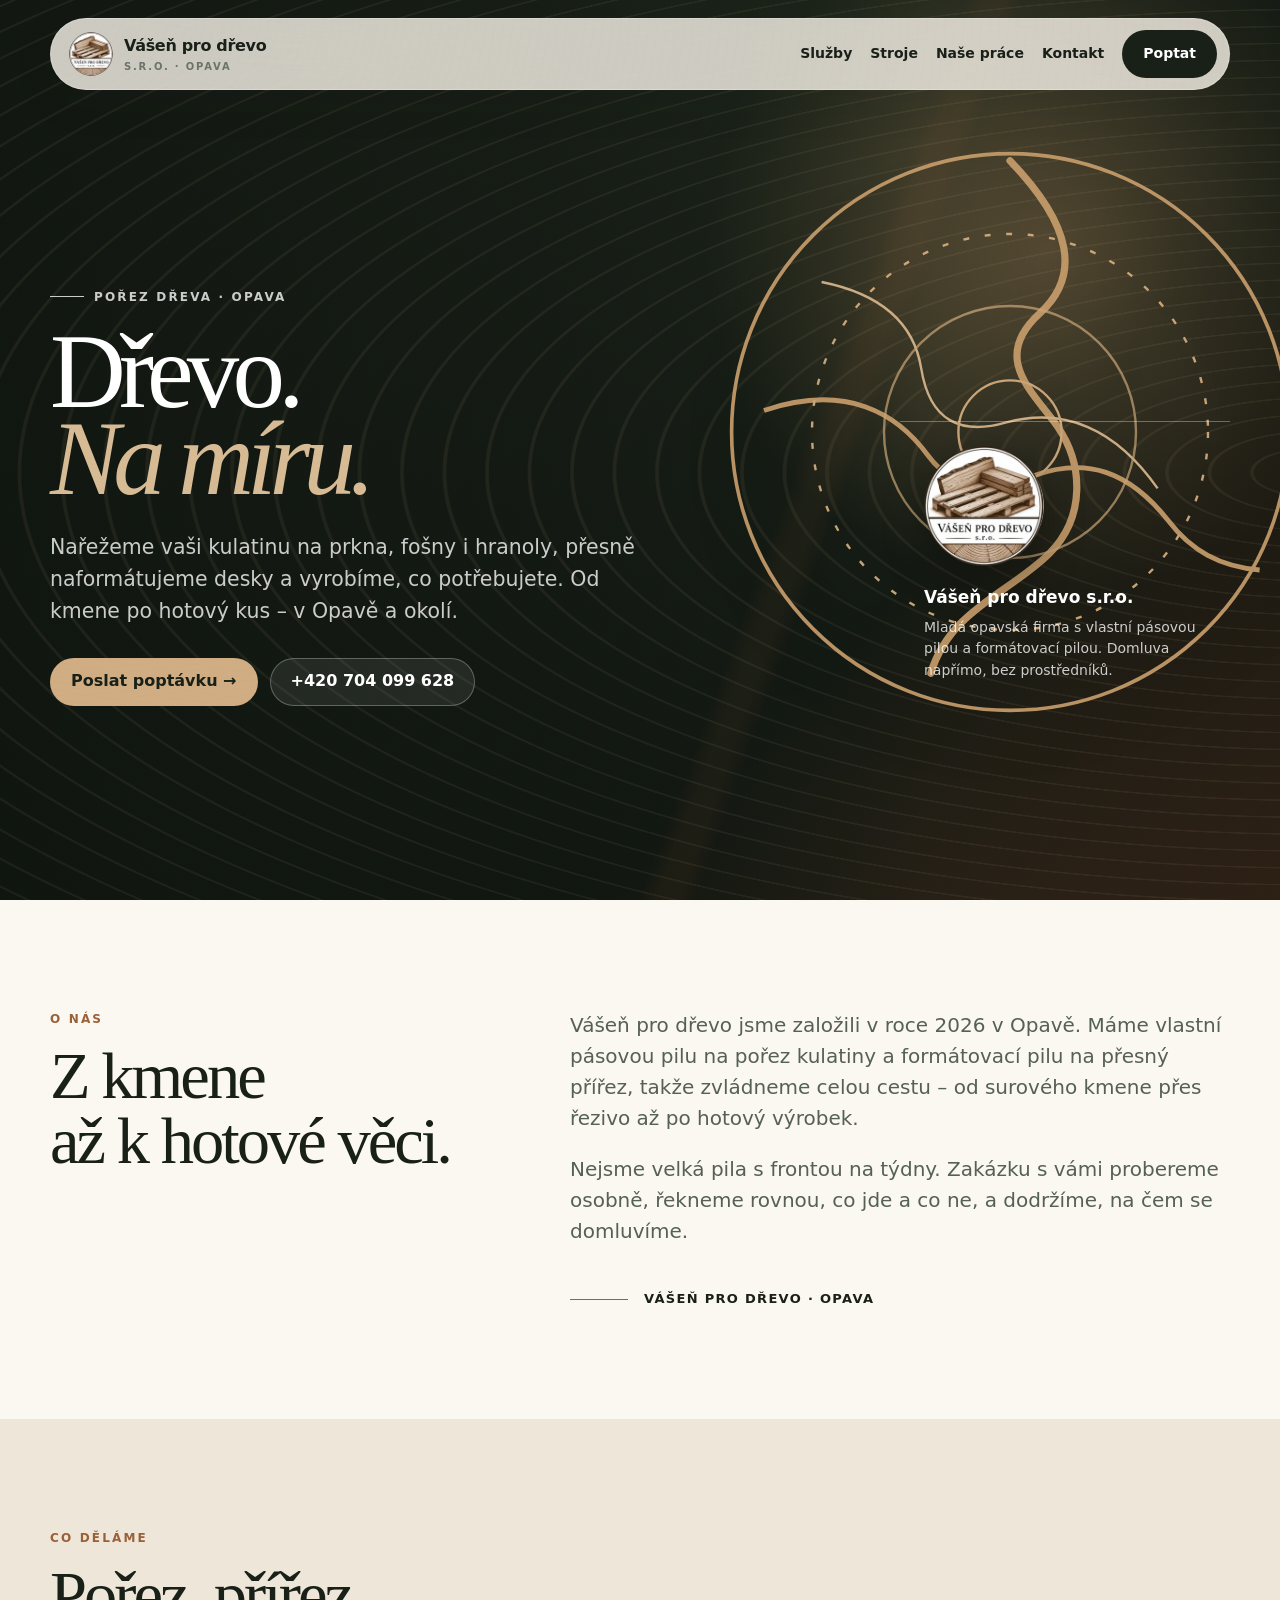
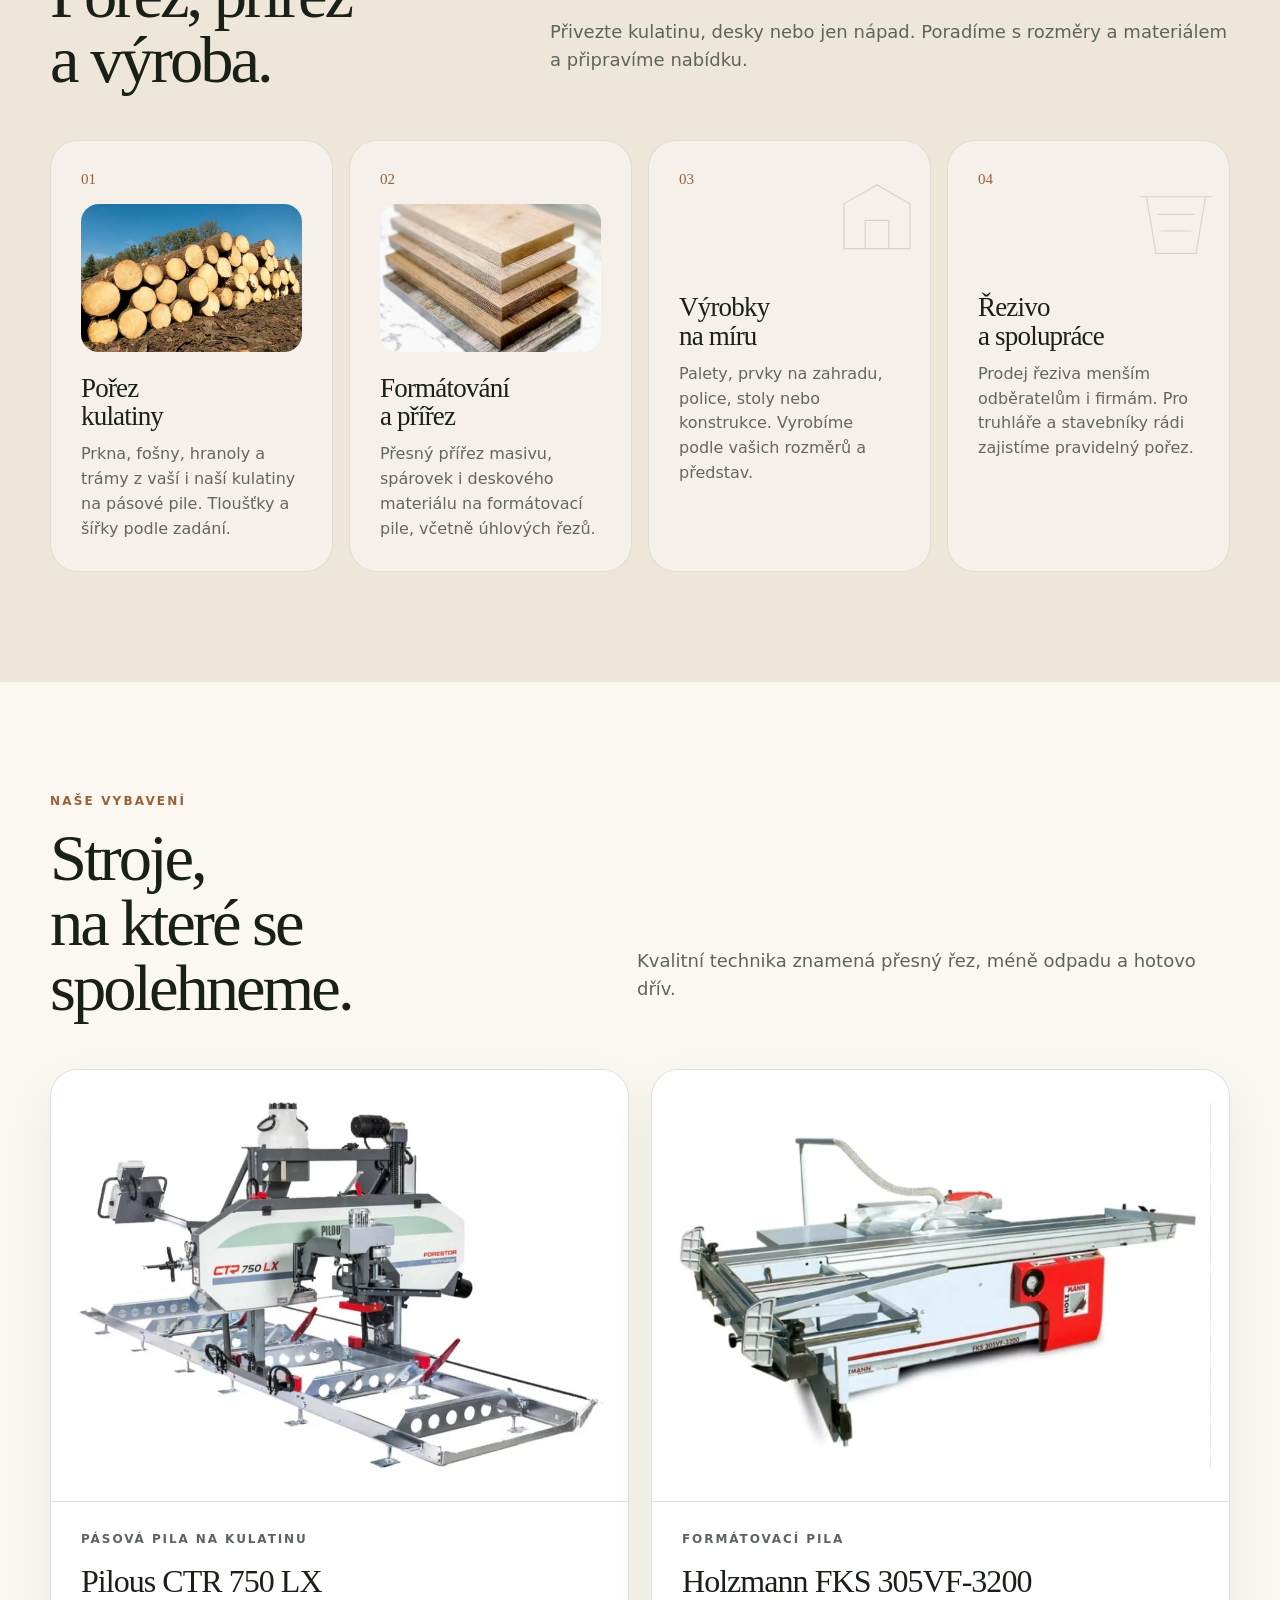
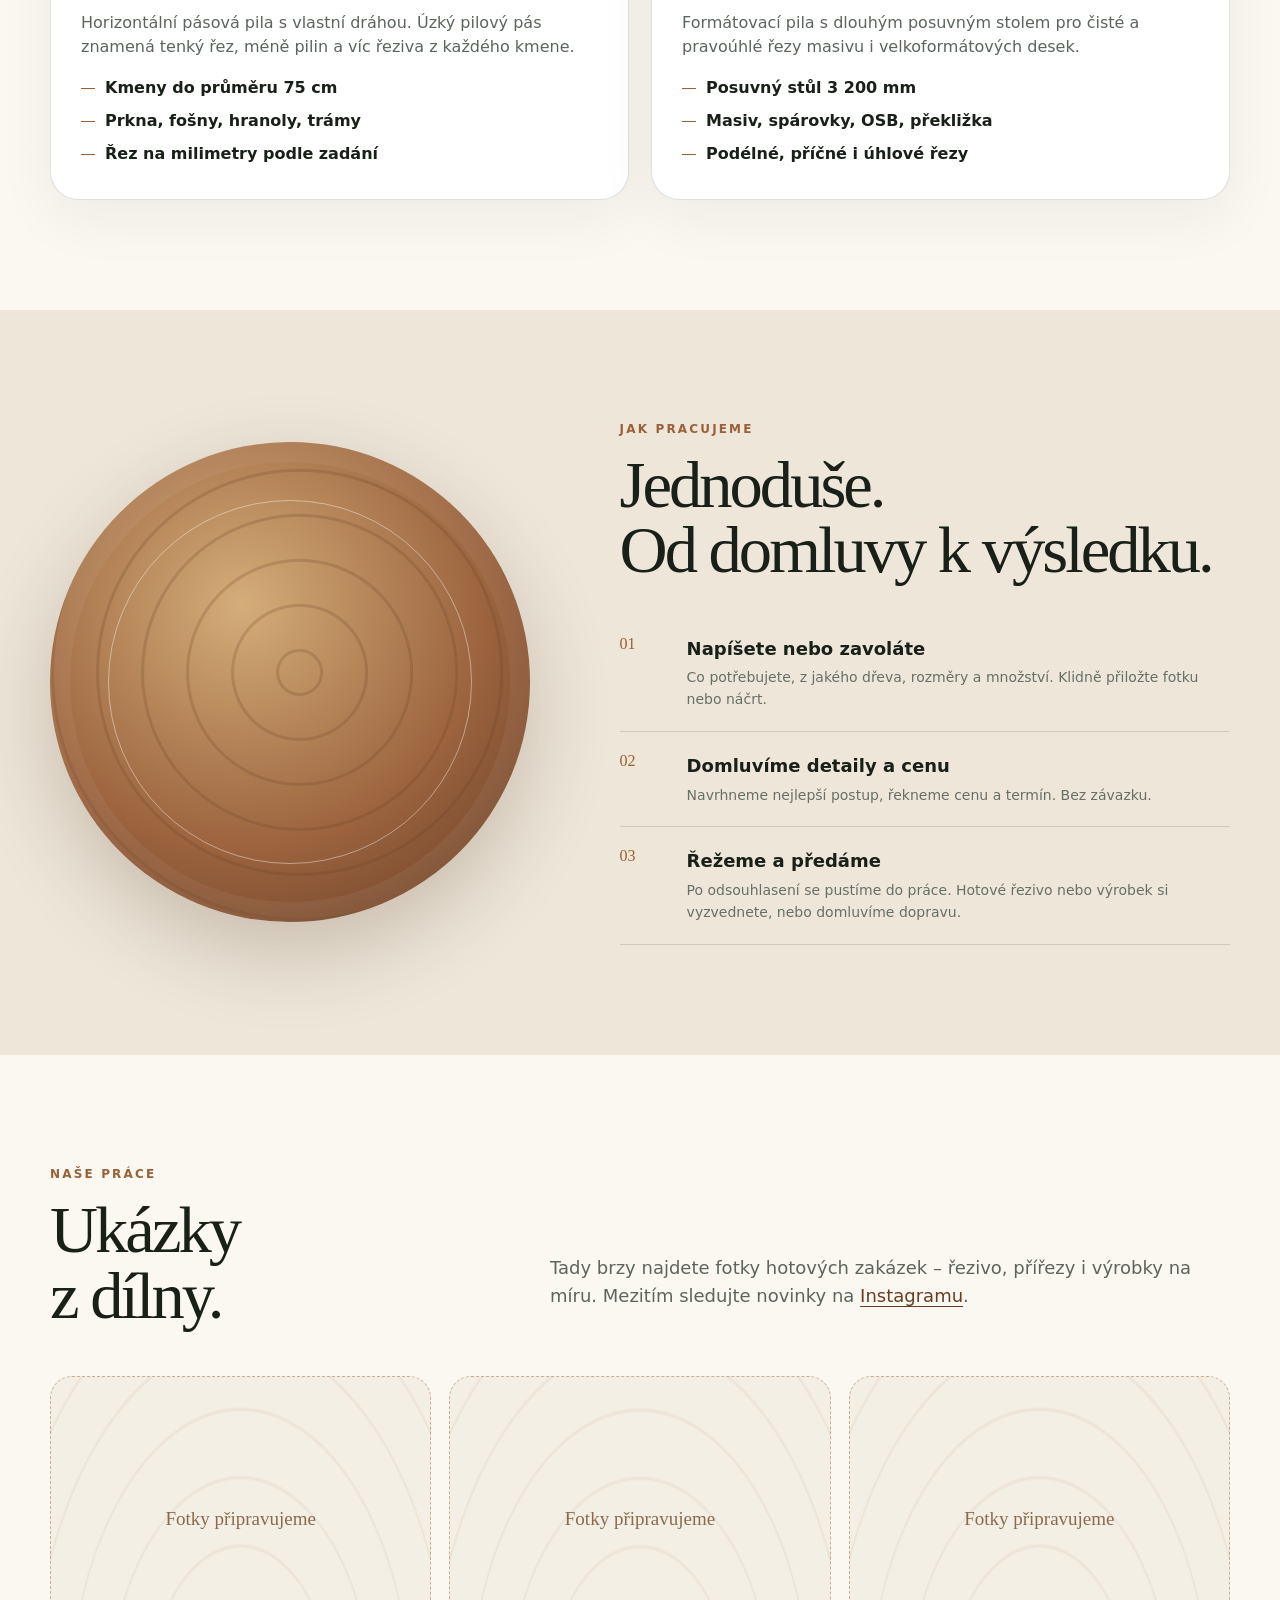
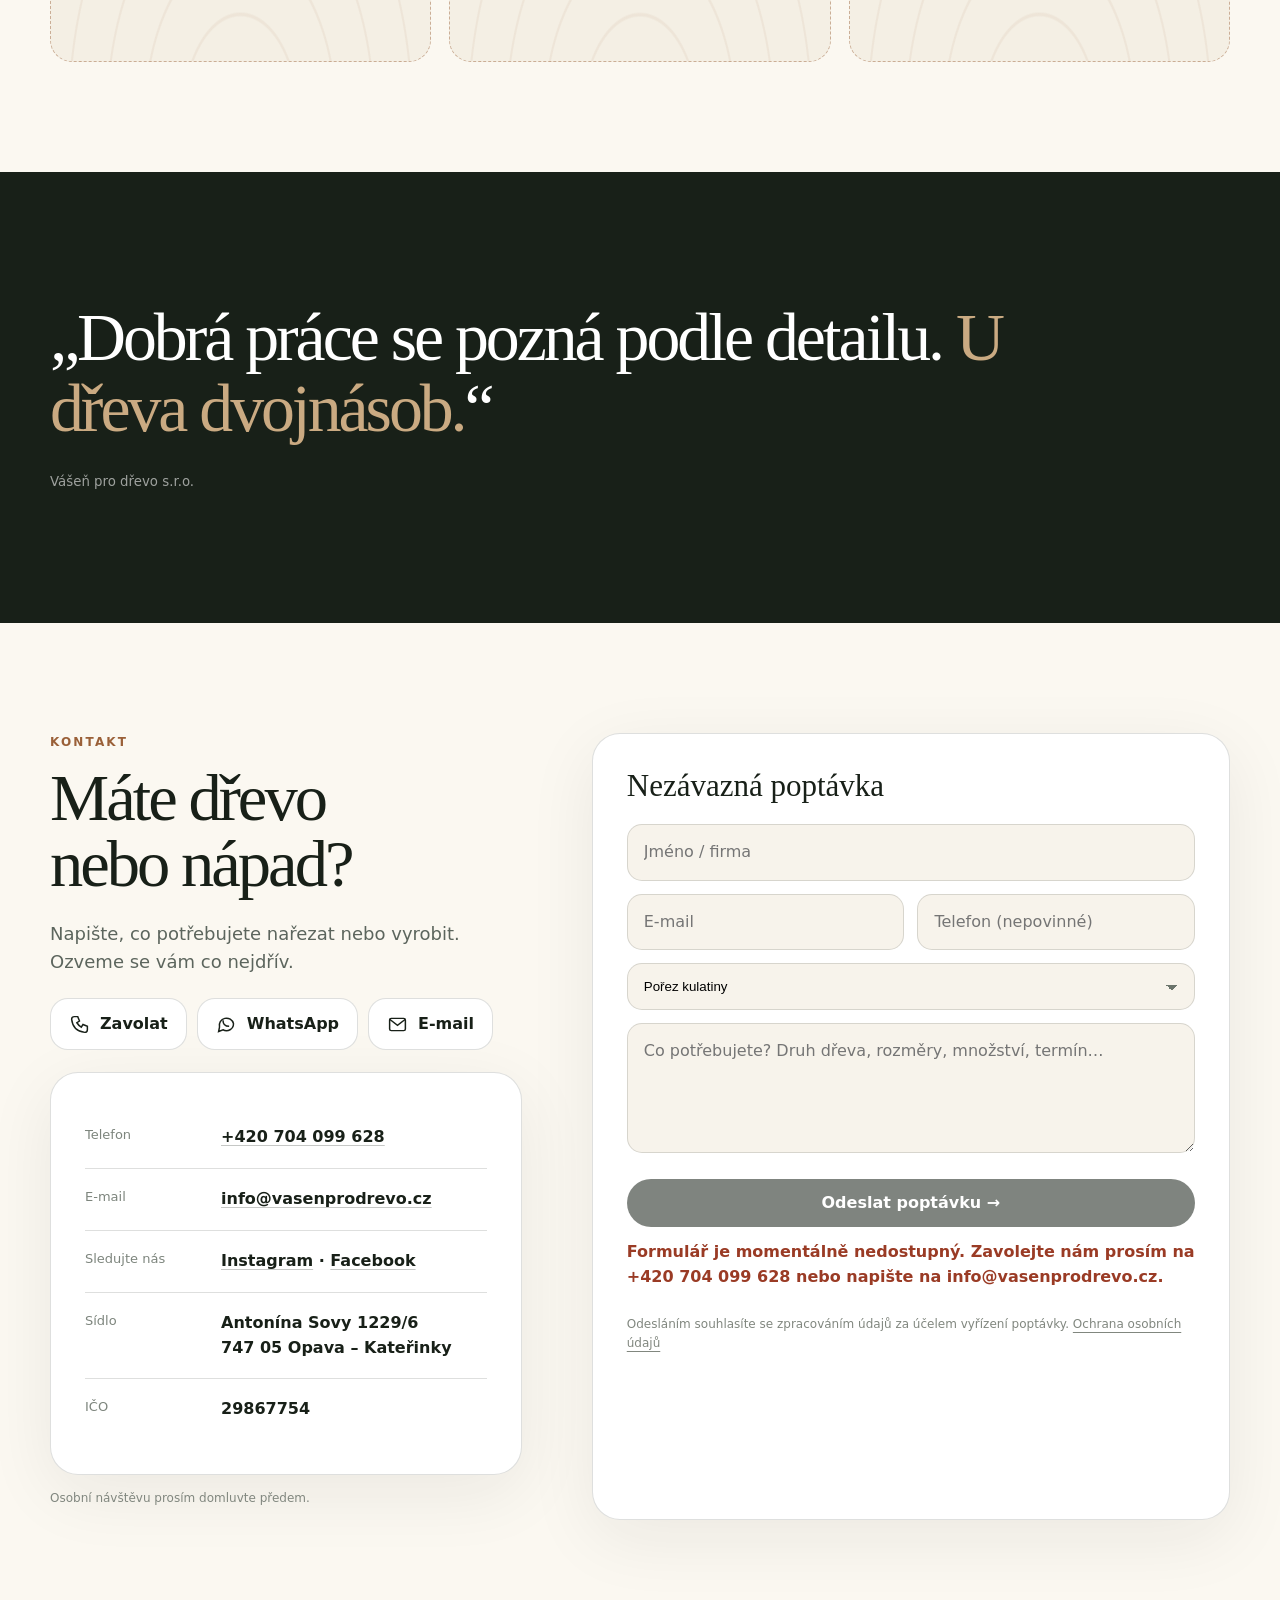
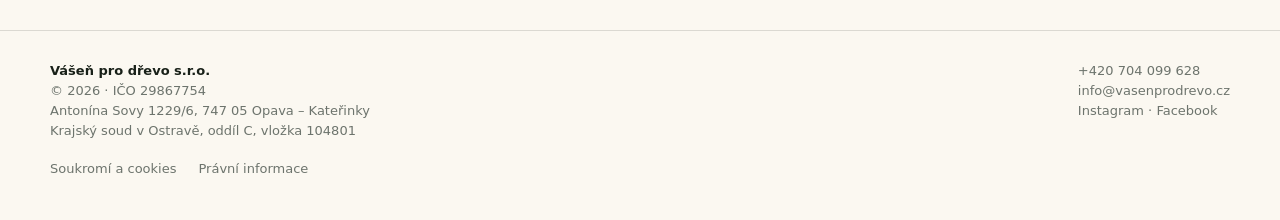
<file: index.html>
<!DOCTYPE html>
<html lang="cs">
<head>
  <meta charset="UTF-8">
  <meta name="viewport" content="width=device-width, initial-scale=1.0">
  <meta name="theme-color" content="#182018">
  <meta name="robots" content="index, follow">
  <title>Pořez dřeva a formátování Opava | Vášeň pro dřevo s.r.o.</title>
  <meta name="description" content="Pořez kulatiny na pásové pile, formátování desek a výrobky ze dřeva na míru v Opavě. Vášeň pro dřevo s.r.o. – poptávku vyřídíme osobně a rychle.">
  <link rel="canonical" href="https://vasenprodrevo.cz/">
  <link rel="icon" type="image/png" href="favicon.png">
  <link rel="apple-touch-icon" href="images/logo-192.png">
  <meta property="og:type" content="website">
  <meta property="og:locale" content="cs_CZ">
  <meta property="og:site_name" content="Vášeň pro dřevo">
  <meta property="og:title" content="Vášeň pro dřevo s.r.o. | Pořez dřeva Opava">
  <meta property="og:description" content="Pořez kulatiny, formátování desek a výrobky ze dřeva na míru. Opava a okolí.">
  <meta property="og:url" content="https://vasenprodrevo.cz/">
  <meta property="og:image" content="https://vasenprodrevo.cz/images/og.jpg">
  <script type="application/ld+json">{"@context":"https://schema.org","@type":"LocalBusiness","name":"Vášeň pro dřevo s.r.o.","url":"https://vasenprodrevo.cz/","logo":"https://vasenprodrevo.cz/images/logo-192.png","image":"https://vasenprodrevo.cz/images/og.jpg","telephone":"+420704099628","email":"info@vasenprodrevo.cz","identifier":"29867754","address":{"@type":"PostalAddress","streetAddress":"Antonína Sovy 1229/6","postalCode":"747 05","addressLocality":"Opava","addressCountry":"CZ"},"areaServed":"Opava a Moravskoslezský kraj","sameAs":["https://www.instagram.com/vasenprodrevo/","https://www.facebook.com/Vasenprodrevos.r.o"]}</script>
  <link rel="stylesheet" href="style.css">
</head>

<body>
  <a class="skip" href="#obsah">Přeskočit na obsah</a>
  <div class="grain"></div>

  <header class="nav">
    <a class="brand" href="#top" aria-label="Vášeň pro dřevo – na začátek">
      <img src="images/logo-96.png" width="44" height="44" alt="">
      <span>Vášeň pro dřevo<small>s.r.o. · Opava</small></span>
    </a>
    <nav class="links" aria-label="Hlavní navigace">
      <a href="#sluzby">Služby</a>
      <a href="#stroje">Stroje</a>
      <a href="#nase-prace">Naše práce</a>
      <a href="#kontakt">Kontakt</a>
      <a class="btn btn-dark nav-cta" href="#poptavka">Poptat</a>
    </nav>
  </header>

  <main id="top">
    <section class="hero">
      <svg class="hero-art" viewBox="0 0 600 600" fill="none" aria-hidden="true">
        <circle cx="300" cy="300" r="232" stroke="#c79d6b" stroke-width="3"/>
        <path d="M300 74c52 54 59 96 25 127-42 38-5 66 15 95 21 31 23 75-7 105-33 33-83 47-99 100" stroke="#c79d6b" stroke-width="6" stroke-linecap="round"/>
        <path d="M95 282c68-23 111 2 137 38 23 31 57 28 89 16 42-15 78-4 111 38 19 25 43 38 76 41" stroke="#c79d6b" stroke-width="4"/>
        <path d="M143 175c50 10 77 35 83 72 7 44 33 56 71 45 48-13 91 5 126 55" stroke="#d8b78d" stroke-width="2"/>
        <circle cx="300" cy="300" r="165" stroke="#d5af7f" stroke-width="2" stroke-dasharray="5 13"/>
        <circle cx="300" cy="300" r="105" stroke="#d5af7f" stroke-width="2" opacity=".7"/>
        <circle cx="300" cy="300" r="43" stroke="#d5af7f" stroke-width="2"/>
      </svg>

      <div class="wrap hero-inner" id="obsah">
        <div class="hero-copy">
          <div class="eyebrow">Pořez dřeva · Opava</div>
          <h1>Dřevo.<br><em>Na míru.</em></h1>
          <p>
            Nařežeme vaši kulatinu na prkna, fošny i hranoly, přesně naformátujeme desky
            a vyrobíme, co potřebujete. Od kmene po hotový kus – v Opavě a okolí.
          </p>
          <div class="hero-actions">
            <a class="btn btn-dark btn-wood" href="#poptavka">Poslat poptávku →</a>
            <a class="btn btn-light" href="tel:+420704099628">+420 704 099 628</a>
          </div>
        </div>

        <aside class="hero-note">
          <img src="images/logo.webp" width="120" height="120" alt="Logo Vášeň pro dřevo s.r.o.">
          <strong>Vášeň pro dřevo s.r.o.</strong>
          Mladá opavská firma s vlastní pásovou pilou a formátovací pilou. Domluva napřímo, bez prostředníků.
        </aside>
      </div>
    </section>

    <section id="o-nas">
      <div class="wrap intro-grid reveal">
        <div>
          <p class="section-kicker">O nás</p>
          <h2>Z kmene<br>až k hotové věci.</h2>
        </div>
        <div class="intro-copy">
          <p>
            Vášeň pro dřevo jsme založili v roce 2026 v Opavě. Máme vlastní pásovou pilu na pořez kulatiny
            a formátovací pilu na přesný přířez, takže zvládneme celou cestu – od surového kmene
            přes řezivo až po hotový výrobek.
          </p>
          <p>
            Nejsme velká pila s frontou na týdny. Zakázku s vámi probereme osobně, řekneme rovnou,
            co jde a co ne, a dodržíme, na čem se domluvíme.
          </p>
          <div class="signature"><span></span> Vášeň pro dřevo · Opava</div>
        </div>
      </div>
    </section>

    <section class="services" id="sluzby">
      <div class="wrap">
        <div class="service-head reveal">
          <div>
            <p class="section-kicker">Co děláme</p>
            <h2>Pořez, přířez<br>a výroba.</h2>
          </div>
          <p class="lead">Přivezte kulatinu, desky nebo jen nápad. Poradíme s rozměry a materiálem a připravíme nabídku.</p>
        </div>

        <div class="service-grid service-grid-4">
          <article class="service reveal">
            <div class="num">01</div>
            <picture class="service-photo"><source srcset="images/sluzba-porez.webp" type="image/webp"><img src="images/sluzba-porez.jpg" width="750" height="500" loading="lazy" alt="Hráň smrkové kulatiny připravená k pořezu"></picture>
            <h3>Pořez<br>kulatiny</h3>
            <p>Prkna, fošny, hranoly a trámy z vaší i naší kulatiny na pásové pile. Tloušťky a šířky podle zadání.</p>
          </article>
          <article class="service reveal">
            <div class="num">02</div>
            <picture class="service-photo"><source srcset="images/sluzba-format.webp" type="image/webp"><img src="images/sluzba-format.jpg" width="900" height="614" loading="lazy" alt="Přesně nařezané dubové desky"></picture>
            <h3>Formátování<br>a přířez</h3>
            <p>Přesný přířez masivu, spárovek i deskového materiálu na formátovací pile, včetně úhlových řezů.</p>
          </article>
          <article class="service reveal">
            <div class="num">03</div>
            <svg viewBox="0 0 100 100" aria-hidden="true"><path d="M22 76V38l28-16 28 16v38H22Z" fill="none" stroke="currentColor"/><path d="M40 76V52h20v24" fill="none" stroke="currentColor"/></svg>
            <h3>Výrobky<br>na míru</h3>
            <p>Palety, prvky na zahradu, police, stoly nebo konstrukce. Vyrobíme podle vašich rozměrů a představ.</p>
          </article>
          <article class="service reveal">
            <div class="num">04</div>
            <svg viewBox="0 0 100 100" aria-hidden="true"><path d="M20 32h60M25 32l8 48h34l8-48M34 47h32M37 61h26" fill="none" stroke="currentColor"/></svg>
            <h3>Řezivo<br>a spolupráce</h3>
            <p>Prodej řeziva menším odběratelům i firmám. Pro truhláře a stavebníky rádi zajistíme pravidelný pořez.</p>
          </article>
        </div>
      </div>
    </section>

    <section id="stroje">
      <div class="wrap">
        <div class="service-head reveal">
          <div>
            <p class="section-kicker">Naše vybavení</p>
            <h2>Stroje,<br>na které se spolehneme.</h2>
          </div>
          <p class="lead">Kvalitní technika znamená přesný řez, méně odpadu a hotovo dřív.</p>
        </div>

        <div class="machine-grid">
          <article class="machine reveal">
            <div class="machine-photo">
              <picture>
                <source srcset="images/stroj-pasova-pila.webp" type="image/webp">
                <img src="images/stroj-pasova-pila.jpg" width="1057" height="757" loading="lazy" alt="Pásová pila Pilous CTR 750 LX na kolejové dráze">
              </picture>
            </div>
            <div class="machine-body">
              <p class="machine-type">Pásová pila na kulatinu</p>
              <h3>Pilous CTR 750 LX</h3>
              <p>Horizontální pásová pila s vlastní dráhou. Úzký pilový pás znamená tenký řez, méně pilin a víc řeziva z každého kmene.</p>
              <ul>
                <li>Kmeny do průměru 75&nbsp;cm</li>
                <li>Prkna, fošny, hranoly, trámy</li>
                <li>Řez na milimetry podle zadání</li>
              </ul>
            </div>
          </article>

          <article class="machine reveal">
            <div class="machine-photo">
              <picture>
                <source srcset="images/stroj-formatovaci-pila.webp" type="image/webp">
                <img src="images/stroj-formatovaci-pila.jpg" width="720" height="486" loading="lazy" alt="Formátovací pila Holzmann FKS 305VF-3200 s posuvným stolem">
              </picture>
            </div>
            <div class="machine-body">
              <p class="machine-type">Formátovací pila</p>
              <h3>Holzmann FKS 305VF-3200</h3>
              <p>Formátovací pila s dlouhým posuvným stolem pro čisté a pravoúhlé řezy masivu i velkoformátových desek.</p>
              <ul>
                <li>Posuvný stůl 3&nbsp;200&nbsp;mm</li>
                <li>Masiv, spárovky, OSB, překližka</li>
                <li>Podélné, příčné i úhlové řezy</li>
              </ul>
            </div>
          </article>
        </div>
      </div>
    </section>

    <section class="services" id="postup">
      <div class="wrap process reveal">
        <div class="rings" aria-hidden="true"></div>
        <div>
          <p class="section-kicker">Jak pracujeme</p>
          <h2>Jednoduše.<br>Od domluvy k výsledku.</h2>
          <div class="steps">
            <div class="step">
              <b>01</b><div><h3>Napíšete nebo zavoláte</h3><p>Co potřebujete, z jakého dřeva, rozměry a množství. Klidně přiložte fotku nebo náčrt.</p></div>
            </div>
            <div class="step">
              <b>02</b><div><h3>Domluvíme detaily a cenu</h3><p>Navrhneme nejlepší postup, řekneme cenu a termín. Bez závazku.</p></div>
            </div>
            <div class="step">
              <b>03</b><div><h3>Řežeme a předáme</h3><p>Po odsouhlasení se pustíme do práce. Hotové řezivo nebo výrobek si vyzvednete, nebo domluvíme dopravu.</p></div>
            </div>
          </div>
        </div>
      </div>
    </section>

    <section id="nase-prace">
      <div class="wrap">
        <div class="service-head reveal">
          <div>
            <p class="section-kicker">Naše práce</p>
            <h2>Ukázky<br>z dílny.</h2>
          </div>
          <p class="lead">Tady brzy najdete fotky hotových zakázek – řezivo, přířezy i výrobky na míru. Mezitím sledujte novinky na <a class="text-link" href="https://www.instagram.com/vasenprodrevo/" target="_blank" rel="noopener noreferrer">Instagramu</a>.</p>
        </div>

        <!--
          Jak přidat fotku: nahrajte ji do složky images/prace/ (ideálně .webp nebo .jpg, šířka cca 1600 px)
          a místo jednoho <div class="work-card work-empty">…</div> vložte:

          <figure class="work-card">
            <button type="button" data-full="images/prace/nazev.jpg"><img src="images/prace/nazev.jpg" loading="lazy" width="1600" height="1200" alt="Popis fotky"></button>
            <figcaption>Krátký popis zakázky</figcaption>
          </figure>
        -->
        <div class="work-grid" data-work-grid>
          <div class="work-card work-empty" aria-hidden="true"><span>Fotky připravujeme</span></div>
          <div class="work-card work-empty" aria-hidden="true"><span>Fotky připravujeme</span></div>
          <div class="work-card work-empty" aria-hidden="true"><span>Fotky připravujeme</span></div>
        </div>
      </div>
    </section>

    <section class="quote">
      <div class="wrap quote-box reveal">
        <p>„Dobrá práce se pozná podle detailu. <span>U dřeva dvojnásob.</span>“</p>
        <small>Vášeň pro dřevo s.r.o.</small>
      </div>
    </section>

    <section id="kontakt">
      <div class="wrap contact-grid reveal">
        <div>
          <p class="section-kicker">Kontakt</p>
          <h2>Máte dřevo<br>nebo nápad?</h2>
          <p class="lead" style="margin-top:24px">
            Napište, co potřebujete nařezat nebo vyrobit. Ozveme se vám co nejdřív.
          </p>

          <div class="contact-actions">
            <a href="tel:+420704099628"><svg viewBox="0 0 24 24" aria-hidden="true"><path d="M6 3h4l2 5-3 2a16 16 0 0 0 5 5l2-3 5 2v4a3 3 0 0 1-3 3C9 20 4 15 3 6a3 3 0 0 1 3-3Z"/></svg>Zavolat</a>
            <a href="https://wa.me/420704099628" target="_blank" rel="noopener noreferrer"><svg viewBox="0 0 24 24" aria-hidden="true"><path d="M20 11a8 8 0 0 1-12 7l-5 2 1-5a8 8 0 1 1 16-4Z"/><path d="M8 7c0 5 2 7 7 7"/></svg>WhatsApp</a>
            <a href="mailto:info@vasenprodrevo.cz"><svg viewBox="0 0 24 24" aria-hidden="true"><rect x="3" y="5" width="18" height="14" rx="2"/><path d="m3 6 9 7 9-7"/></svg>E-mail</a>
          </div>

          <div class="contact-card">
            <div class="contact-row"><span>Telefon</span><strong><a href="tel:+420704099628">+420 704 099 628</a></strong></div>
            <div class="contact-row"><span>E-mail</span><strong><a href="mailto:info@vasenprodrevo.cz">info@vasenprodrevo.cz</a></strong></div>
            <div class="contact-row"><span>Sledujte nás</span><strong><a href="https://www.instagram.com/vasenprodrevo/" target="_blank" rel="noopener noreferrer">Instagram</a> · <a href="https://www.facebook.com/Vasenprodrevos.r.o" target="_blank" rel="noopener noreferrer">Facebook</a></strong></div>
            <div class="contact-row"><span>Sídlo</span><strong>Antonína Sovy 1229/6<br>747 05 Opava – Kateřinky</strong></div>
            <div class="contact-row"><span>IČO</span><strong>29867754</strong></div>
          </div>
          <p class="tiny" style="margin-top:14px">Osobní návštěvu prosím domluvte předem.</p>
        </div>

        <div class="contact-card form-card" id="poptavka">
          <h3>Nezávazná poptávka</h3>
          <form class="contact-form" id="inquiry-form" data-api-base="https://vasenprodrevo-poptavky.honza-j-96.workers.dev" novalidate>
            <label class="sr" for="f-name">Jméno nebo firma</label>
            <input class="field" id="f-name" type="text" name="name" placeholder="Jméno / firma" autocomplete="name" required minlength="2" maxlength="100">
            <div class="field-row">
              <label class="sr" for="f-email">E-mail</label>
              <input class="field" id="f-email" type="email" name="email" placeholder="E-mail" autocomplete="email" required maxlength="254">
              <label class="sr" for="f-phone">Telefon</label>
              <input class="field" id="f-phone" type="tel" name="phone" placeholder="Telefon (nepovinné)" autocomplete="tel" maxlength="40">
            </div>
            <label class="sr" for="f-service">O co máte zájem</label>
            <select class="field" id="f-service" name="service">
              <option value="Pořez kulatiny">Pořez kulatiny</option>
              <option value="Formátování a přířez">Formátování a přířez</option>
              <option value="Výrobek na míru">Výrobek na míru</option>
              <option value="Řezivo / spolupráce">Řezivo / spolupráce</option>
              <option value="Jiné">Jiné</option>
            </select>
            <label class="sr" for="f-message">Zpráva</label>
            <textarea class="field" id="f-message" name="message" placeholder="Co potřebujete? Druh dřeva, rozměry, množství, termín…" required maxlength="5000"></textarea>
            <div class="hp" aria-hidden="true"><label>Web <input type="text" name="website" tabindex="-1" autocomplete="off"></label></div>
            <div id="turnstile-widget"></div>
            <button class="btn btn-dark" type="submit" disabled>Odeslat poptávku →</button>
            <p class="form-status" id="inquiry-status" role="status" aria-live="polite"></p>
            <p class="tiny">Odesláním souhlasíte se zpracováním údajů za účelem vyřízení poptávky. <a class="legal-link" href="soukromi.html">Ochrana osobních údajů</a></p>
          </form>
        </div>
      </div>
    </section>
  </main>

  <footer>
    <div class="wrap footer-inner">
      <div>
        <div class="footer-brand">Vášeň pro dřevo s.r.o.</div>
        <div>© <span id="year">2026</span> · IČO 29867754</div>
        <div>Antonína Sovy 1229/6, 747 05 Opava – Kateřinky</div>
        <div>Krajský soud v Ostravě, oddíl C, vložka 104801</div>
        <nav class="footer-links" aria-label="Doplňující odkazy"><a href="soukromi.html">Soukromí a cookies</a><a href="pravni-informace.html">Právní informace</a></nav>
      </div>
      <div class="footer-contact">
        <a href="tel:+420704099628">+420 704 099 628</a><br>
        <a href="mailto:info@vasenprodrevo.cz">info@vasenprodrevo.cz</a><br>
        <a href="https://www.instagram.com/vasenprodrevo/" target="_blank" rel="noopener noreferrer">Instagram</a> · <a href="https://www.facebook.com/Vasenprodrevos.r.o" target="_blank" rel="noopener noreferrer">Facebook</a>
      </div>
    </div>
  </footer>

  <dialog class="lightbox" aria-label="Detail fotografie">
    <div class="lightbox-controls"><button type="button" data-close>Zavřít ×</button></div>
    <img alt="">
  </dialog>
  <script src="site.js" defer></script>
</body>
</html>
</file>
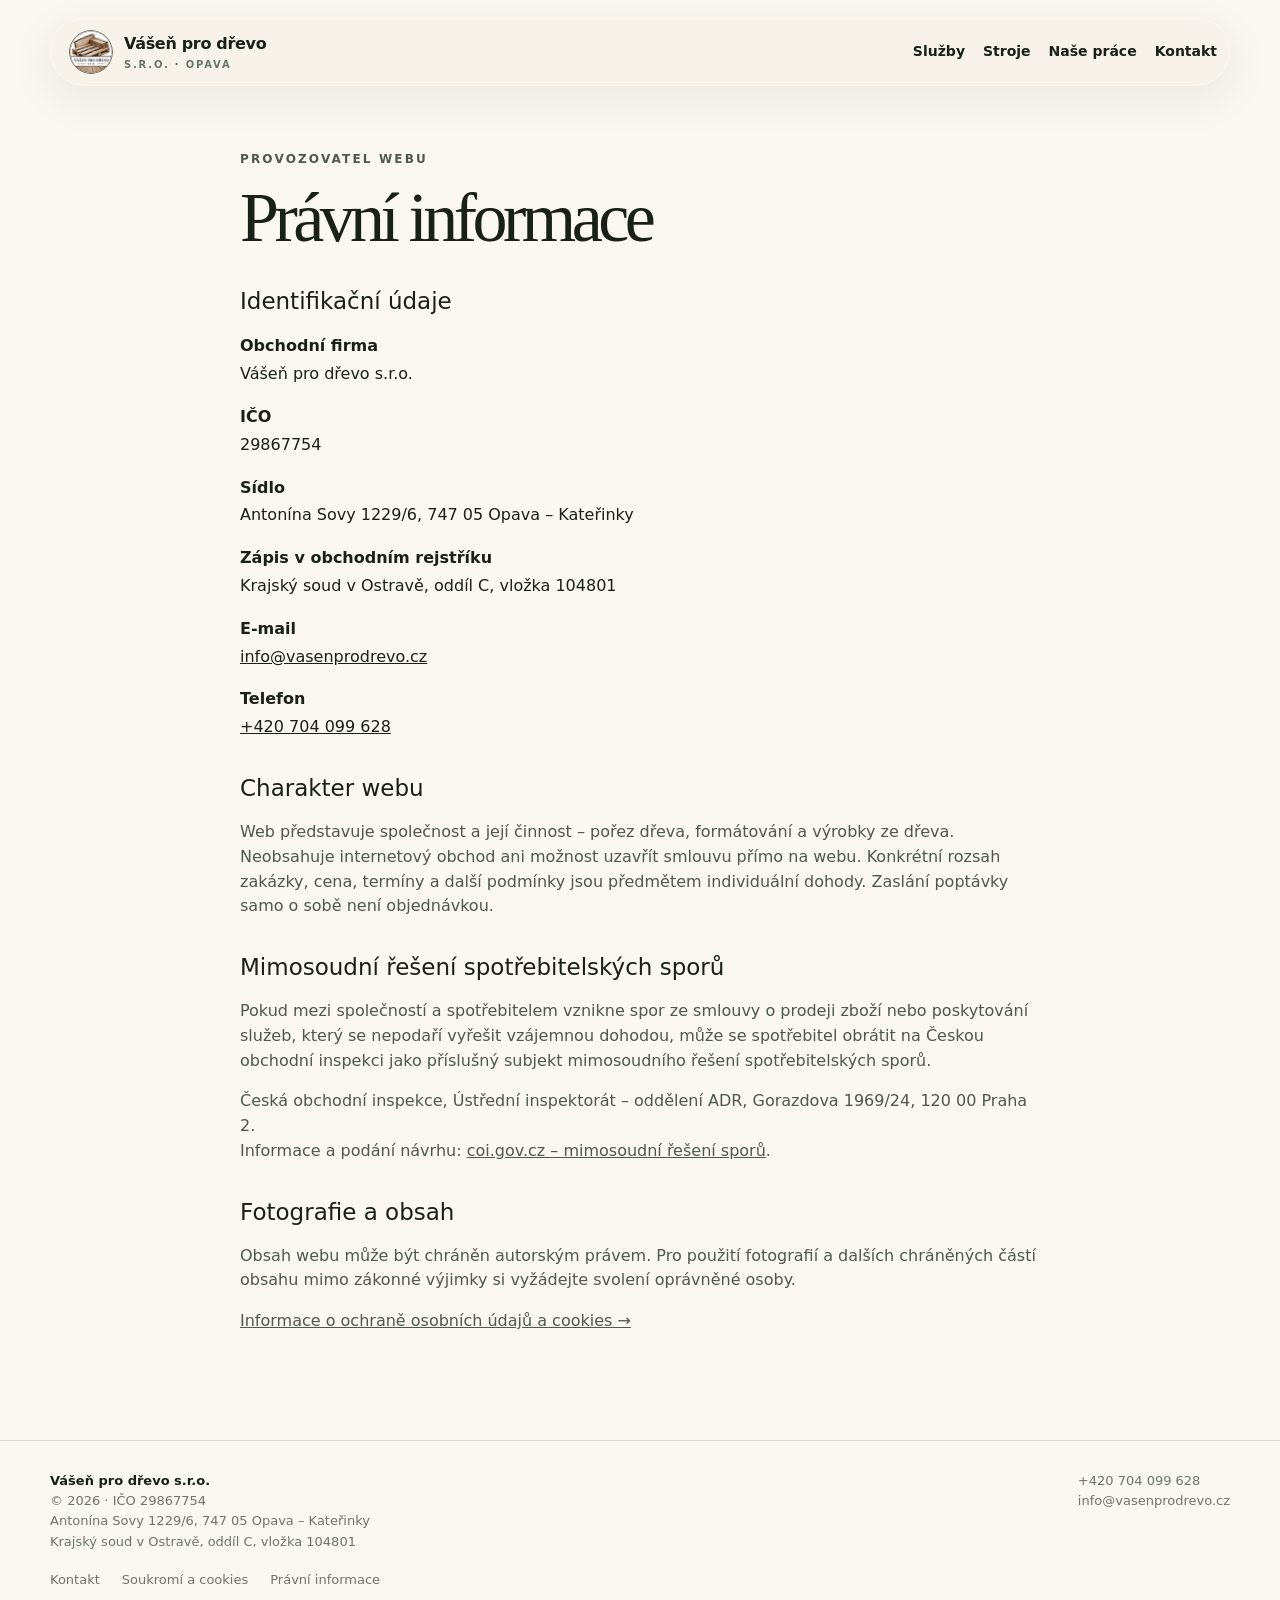
<file: pravni-informace.html>
<!DOCTYPE html><html lang="cs"><head><meta charset="utf-8"><meta name="viewport" content="width=device-width,initial-scale=1"><meta name="theme-color" content="#182018"><meta name="description" content="Identifikační údaje provozovatele a informace pro spotřebitele."><title>Právní informace | Vášeň pro dřevo</title><link rel="icon" type="image/png" href="favicon.png"><link rel="stylesheet" href="style.css"></head><body><a class="skip" href="#top">Přeskočit na obsah</a><header class="nav"><a class="brand" href="index.html"><img src="images/logo-96.png" width="44" height="44" alt=""><span>Vášeň pro dřevo<small>s.r.o. · Opava</small></span></a><nav class="links" aria-label="Hlavní navigace"><a href="index.html#sluzby">Služby</a><a href="index.html#stroje">Stroje</a><a href="index.html#nase-prace">Naše práce</a><a href="index.html#kontakt">Kontakt</a></nav></header><main id="top" class="wrap legal"><p class="section-kicker">Provozovatel webu</p><h1>Právní informace</h1><h2>Identifikační údaje</h2><dl><dt>Obchodní firma</dt><dd>Vášeň pro dřevo s.r.o.</dd><dt>IČO</dt><dd>29867754</dd><dt>Sídlo</dt><dd>Antonína Sovy 1229/6, 747 05 Opava – Kateřinky</dd><dt>Zápis v obchodním rejstříku</dt><dd>Krajský soud v Ostravě, oddíl C, vložka 104801</dd><dt>E-mail</dt><dd><a href="mailto:info@vasenprodrevo.cz">info@vasenprodrevo.cz</a></dd><dt>Telefon</dt><dd><a href="tel:+420704099628">+420 704 099 628</a></dd></dl><h2>Charakter webu</h2><p>Web představuje společnost a její činnost – pořez dřeva, formátování a výrobky ze dřeva. Neobsahuje internetový obchod ani možnost uzavřít smlouvu přímo na webu. Konkrétní rozsah zakázky, cena, termíny a další podmínky jsou předmětem individuální dohody. Zaslání poptávky samo o sobě není objednávkou.</p><h2>Mimosoudní řešení spotřebitelských sporů</h2><p>Pokud mezi společností a spotřebitelem vznikne spor ze smlouvy o prodeji zboží nebo poskytování služeb, který se nepodaří vyřešit vzájemnou dohodou, může se spotřebitel obrátit na Českou obchodní inspekci jako příslušný subjekt mimosoudního řešení spotřebitelských sporů.</p><p>Česká obchodní inspekce, Ústřední inspektorát – oddělení ADR, Gorazdova 1969/24, 120 00 Praha 2.<br>Informace a podání návrhu: <a href="https://coi.gov.cz/informace-o-adr/" target="_blank" rel="noopener noreferrer">coi.gov.cz – mimosoudní řešení sporů</a>.</p><h2>Fotografie a obsah</h2><p>Obsah webu může být chráněn autorským právem. Pro použití fotografií a dalších chráněných částí obsahu mimo zákonné výjimky si vyžádejte svolení oprávněné osoby.</p><p><a href="soukromi.html">Informace o ochraně osobních údajů a cookies →</a></p></main><footer><div class="wrap footer-inner"><div><div class="footer-brand">Vášeň pro dřevo s.r.o.</div><div>© <span id="year">2026</span> · IČO 29867754</div><div>Antonína Sovy 1229/6, 747 05 Opava – Kateřinky</div><div>Krajský soud v Ostravě, oddíl C, vložka 104801</div><nav class="footer-links" aria-label="Doplňující odkazy"><a href="index.html#kontakt">Kontakt</a><a href="soukromi.html">Soukromí a cookies</a><a href="pravni-informace.html">Právní informace</a></nav></div><div class="footer-contact"><a href="tel:+420704099628">+420 704 099 628</a><br><a href="mailto:info@vasenprodrevo.cz">info@vasenprodrevo.cz</a></div></div></footer><script src="site.js" defer></script></body></html>
</file>
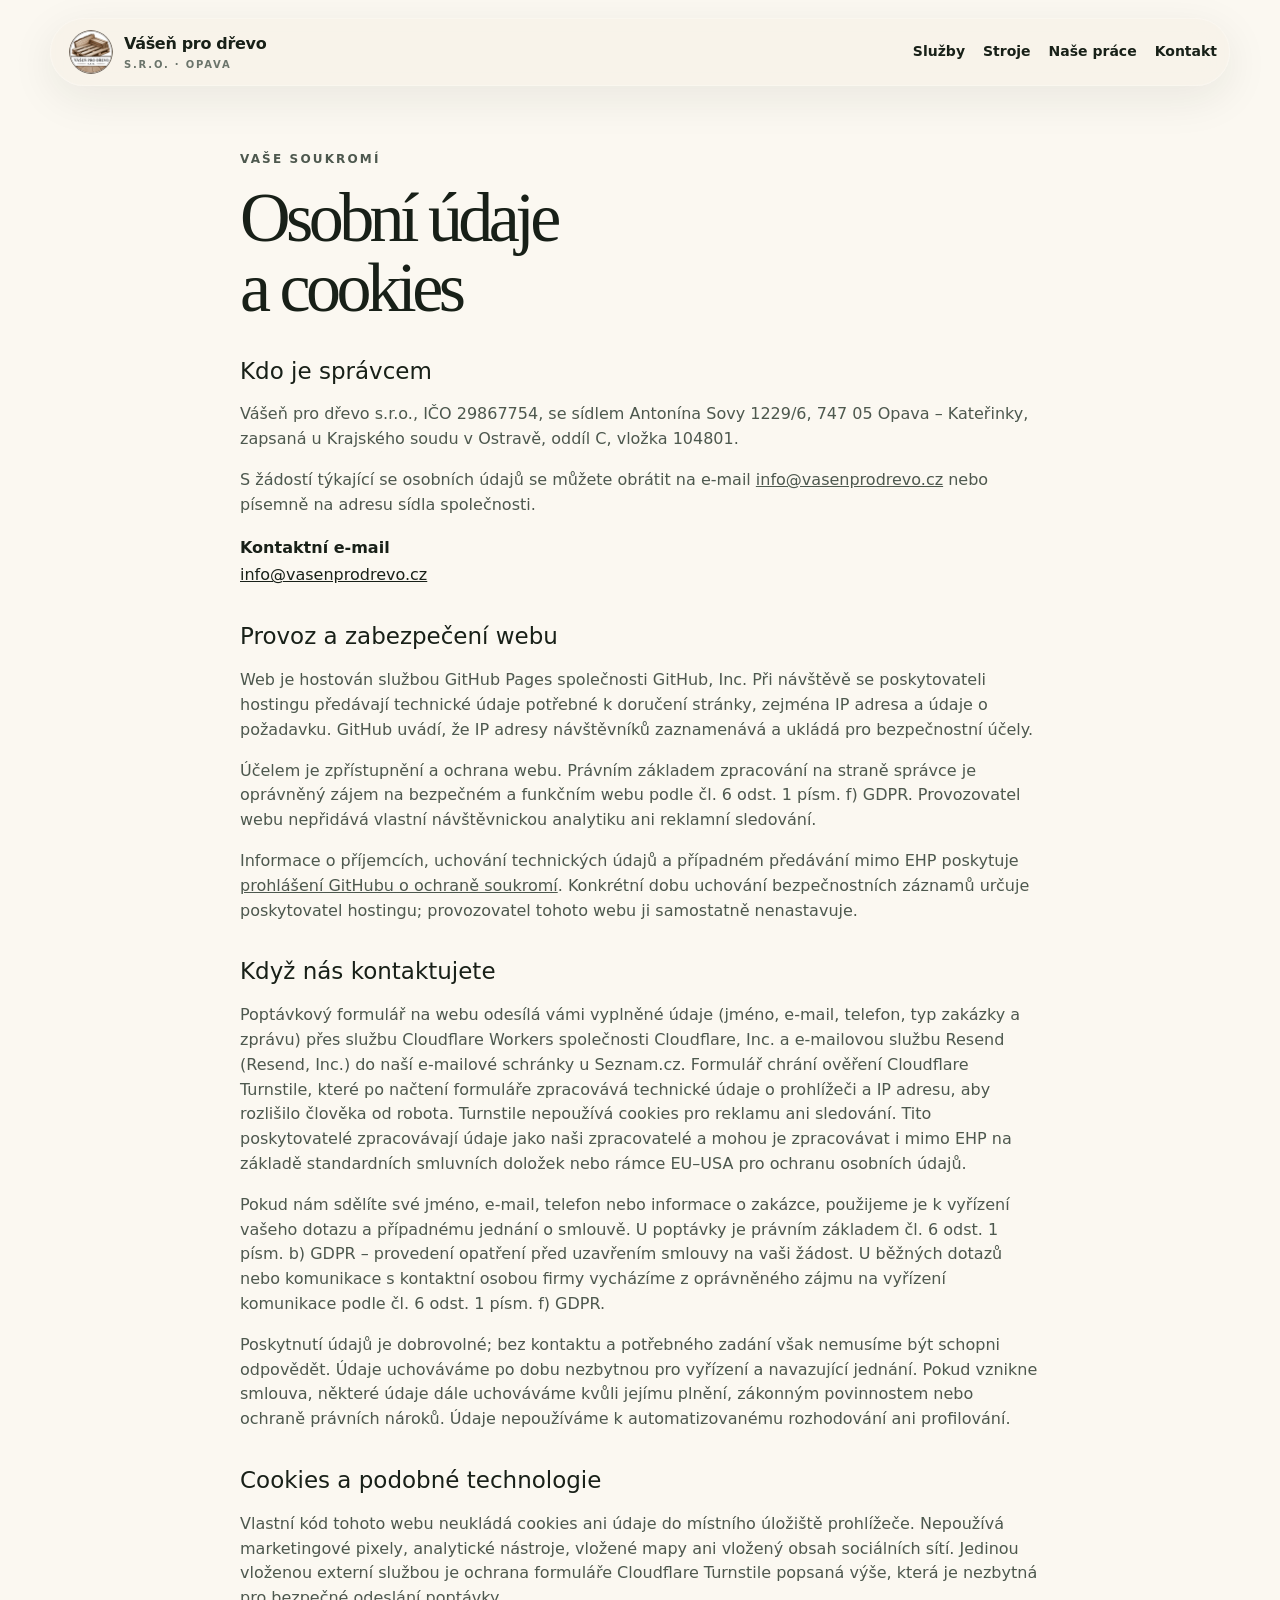
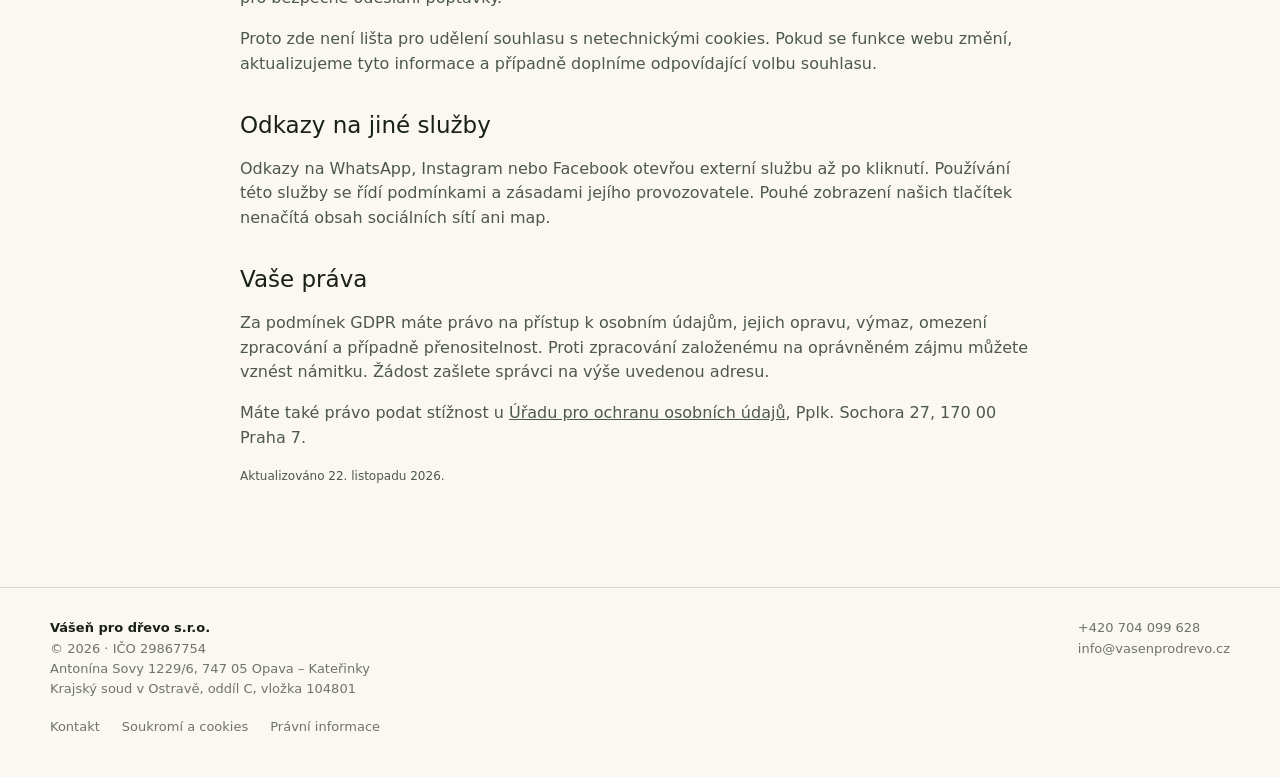
<file: soukromi.html>
<!DOCTYPE html><html lang="cs"><head><meta charset="utf-8"><meta name="viewport" content="width=device-width,initial-scale=1"><meta name="theme-color" content="#182018"><meta name="description" content="Informace o zpracování osobních údajů a používání cookies na webu Vášeň pro dřevo."><title>Soukromí a cookies | Vášeň pro dřevo</title><link rel="icon" type="image/png" href="favicon.png"><link rel="stylesheet" href="style.css"></head><body><a class="skip" href="#top">Přeskočit na obsah</a><header class="nav"><a class="brand" href="index.html"><img src="images/logo-96.png" width="44" height="44" alt=""><span>Vášeň pro dřevo<small>s.r.o. · Opava</small></span></a><nav class="links" aria-label="Hlavní navigace"><a href="index.html#sluzby">Služby</a><a href="index.html#stroje">Stroje</a><a href="index.html#nase-prace">Naše práce</a><a href="index.html#kontakt">Kontakt</a></nav></header><main id="top" class="wrap legal"><p class="section-kicker">Vaše soukromí</p><h1>Osobní údaje<br>a cookies</h1><h2>Kdo je správcem</h2><p>Vášeň pro dřevo s.r.o., IČO 29867754, se sídlem Antonína Sovy 1229/6, 747 05 Opava – Kateřinky, zapsaná u Krajského soudu v Ostravě, oddíl C, vložka 104801.</p><p>S žádostí týkající se osobních údajů se můžete obrátit na e-mail <a href="mailto:info@vasenprodrevo.cz">info@vasenprodrevo.cz</a> nebo písemně na adresu sídla společnosti.</p><dl><dt>Kontaktní e-mail</dt><dd><a href="mailto:info@vasenprodrevo.cz">info@vasenprodrevo.cz</a></dd></dl><h2>Provoz a zabezpečení webu</h2><p>Web je hostován službou GitHub Pages společnosti GitHub, Inc. Při návštěvě se poskytovateli hostingu předávají technické údaje potřebné k doručení stránky, zejména IP adresa a údaje o požadavku. GitHub uvádí, že IP adresy návštěvníků zaznamenává a ukládá pro bezpečnostní účely.</p><p>Účelem je zpřístupnění a ochrana webu. Právním základem zpracování na straně správce je oprávněný zájem na bezpečném a funkčním webu podle čl. 6 odst. 1 písm. f) GDPR. Provozovatel webu nepřidává vlastní návštěvnickou analytiku ani reklamní sledování.</p><p>Informace o příjemcích, uchování technických údajů a případném předávání mimo EHP poskytuje <a href="https://docs.github.com/en/site-policy/privacy-policies/github-general-privacy-statement" target="_blank" rel="noopener noreferrer">prohlášení GitHubu o ochraně soukromí</a>. Konkrétní dobu uchování bezpečnostních záznamů určuje poskytovatel hostingu; provozovatel tohoto webu ji samostatně nenastavuje.</p><h2>Když nás kontaktujete</h2><p>Poptávkový formulář na webu odesílá vámi vyplněné údaje (jméno, e-mail, telefon, typ zakázky a zprávu) přes službu Cloudflare Workers společnosti Cloudflare, Inc. a e-mailovou službu Resend (Resend, Inc.) do naší e-mailové schránky u Seznam.cz. Formulář chrání ověření Cloudflare Turnstile, které po načtení formuláře zpracovává technické údaje o prohlížeči a IP adresu, aby rozlišilo člověka od robota. Turnstile nepoužívá cookies pro reklamu ani sledování. Tito poskytovatelé zpracovávají údaje jako naši zpracovatelé a mohou je zpracovávat i mimo EHP na základě standardních smluvních doložek nebo rámce EU–USA pro ochranu osobních údajů.</p><p>Pokud nám sdělíte své jméno, e-mail, telefon nebo informace o zakázce, použijeme je k vyřízení vašeho dotazu a případnému jednání o smlouvě. U poptávky je právním základem čl. 6 odst. 1 písm. b) GDPR – provedení opatření před uzavřením smlouvy na vaši žádost. U běžných dotazů nebo komunikace s kontaktní osobou firmy vycházíme z oprávněného zájmu na vyřízení komunikace podle čl. 6 odst. 1 písm. f) GDPR.</p><p>Poskytnutí údajů je dobrovolné; bez kontaktu a potřebného zadání však nemusíme být schopni odpovědět. Údaje uchováváme po dobu nezbytnou pro vyřízení a navazující jednání. Pokud vznikne smlouva, některé údaje dále uchováváme kvůli jejímu plnění, zákonným povinnostem nebo ochraně právních nároků. Údaje nepoužíváme k automatizovanému rozhodování ani profilování.</p><h2>Cookies a podobné technologie</h2><p>Vlastní kód tohoto webu neukládá cookies ani údaje do místního úložiště prohlížeče. Nepoužívá marketingové pixely, analytické nástroje, vložené mapy ani vložený obsah sociálních sítí. Jedinou vloženou externí službou je ochrana formuláře Cloudflare Turnstile popsaná výše, která je nezbytná pro bezpečné odeslání poptávky.</p><p>Proto zde není lišta pro udělení souhlasu s netechnickými cookies. Pokud se funkce webu změní, aktualizujeme tyto informace a případně doplníme odpovídající volbu souhlasu.</p><h2>Odkazy na jiné služby</h2><p>Odkazy na WhatsApp, Instagram nebo Facebook otevřou externí službu až po kliknutí. Používání této služby se řídí podmínkami a zásadami jejího provozovatele. Pouhé zobrazení našich tlačítek nenačítá obsah sociálních sítí ani map.</p><h2>Vaše práva</h2><p>Za podmínek GDPR máte právo na přístup k osobním údajům, jejich opravu, výmaz, omezení zpracování a případně přenositelnost. Proti zpracování založenému na oprávněném zájmu můžete vznést námitku. Žádost zašlete správci na výše uvedenou adresu.</p><p>Máte také právo podat stížnost u <a href="https://uoou.gov.cz/" target="_blank" rel="noopener noreferrer">Úřadu pro ochranu osobních údajů</a>, Pplk. Sochora 27, 170 00 Praha 7.</p><p class="tiny">Aktualizováno 22. listopadu 2026.</p></main><footer><div class="wrap footer-inner"><div><div class="footer-brand">Vášeň pro dřevo s.r.o.</div><div>© <span id="year">2026</span> · IČO 29867754</div><div>Antonína Sovy 1229/6, 747 05 Opava – Kateřinky</div><div>Krajský soud v Ostravě, oddíl C, vložka 104801</div><nav class="footer-links" aria-label="Doplňující odkazy"><a href="index.html#kontakt">Kontakt</a><a href="soukromi.html">Soukromí a cookies</a><a href="pravni-informace.html">Právní informace</a></nav></div><div class="footer-contact"><a href="tel:+420704099628">+420 704 099 628</a><br><a href="mailto:info@vasenprodrevo.cz">info@vasenprodrevo.cz</a></div></div></footer><script src="site.js" defer></script></body></html>
</file>
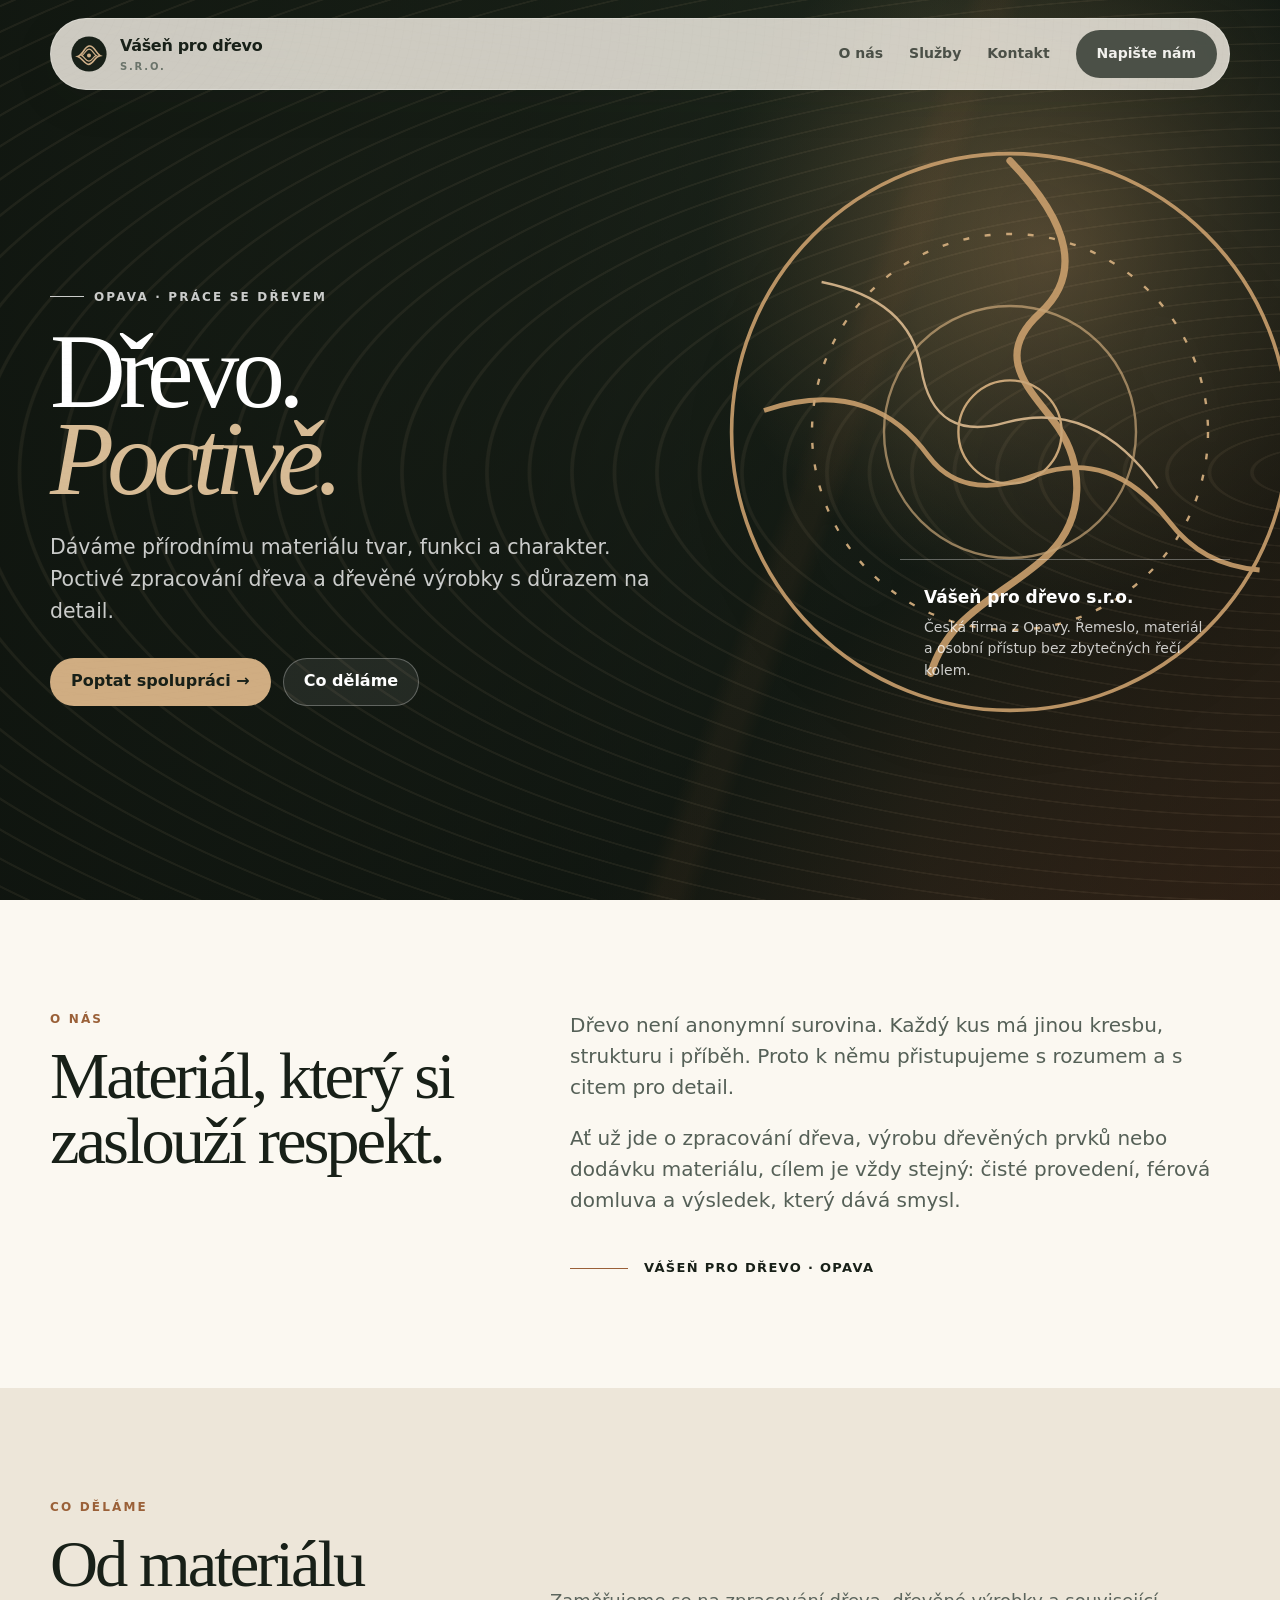
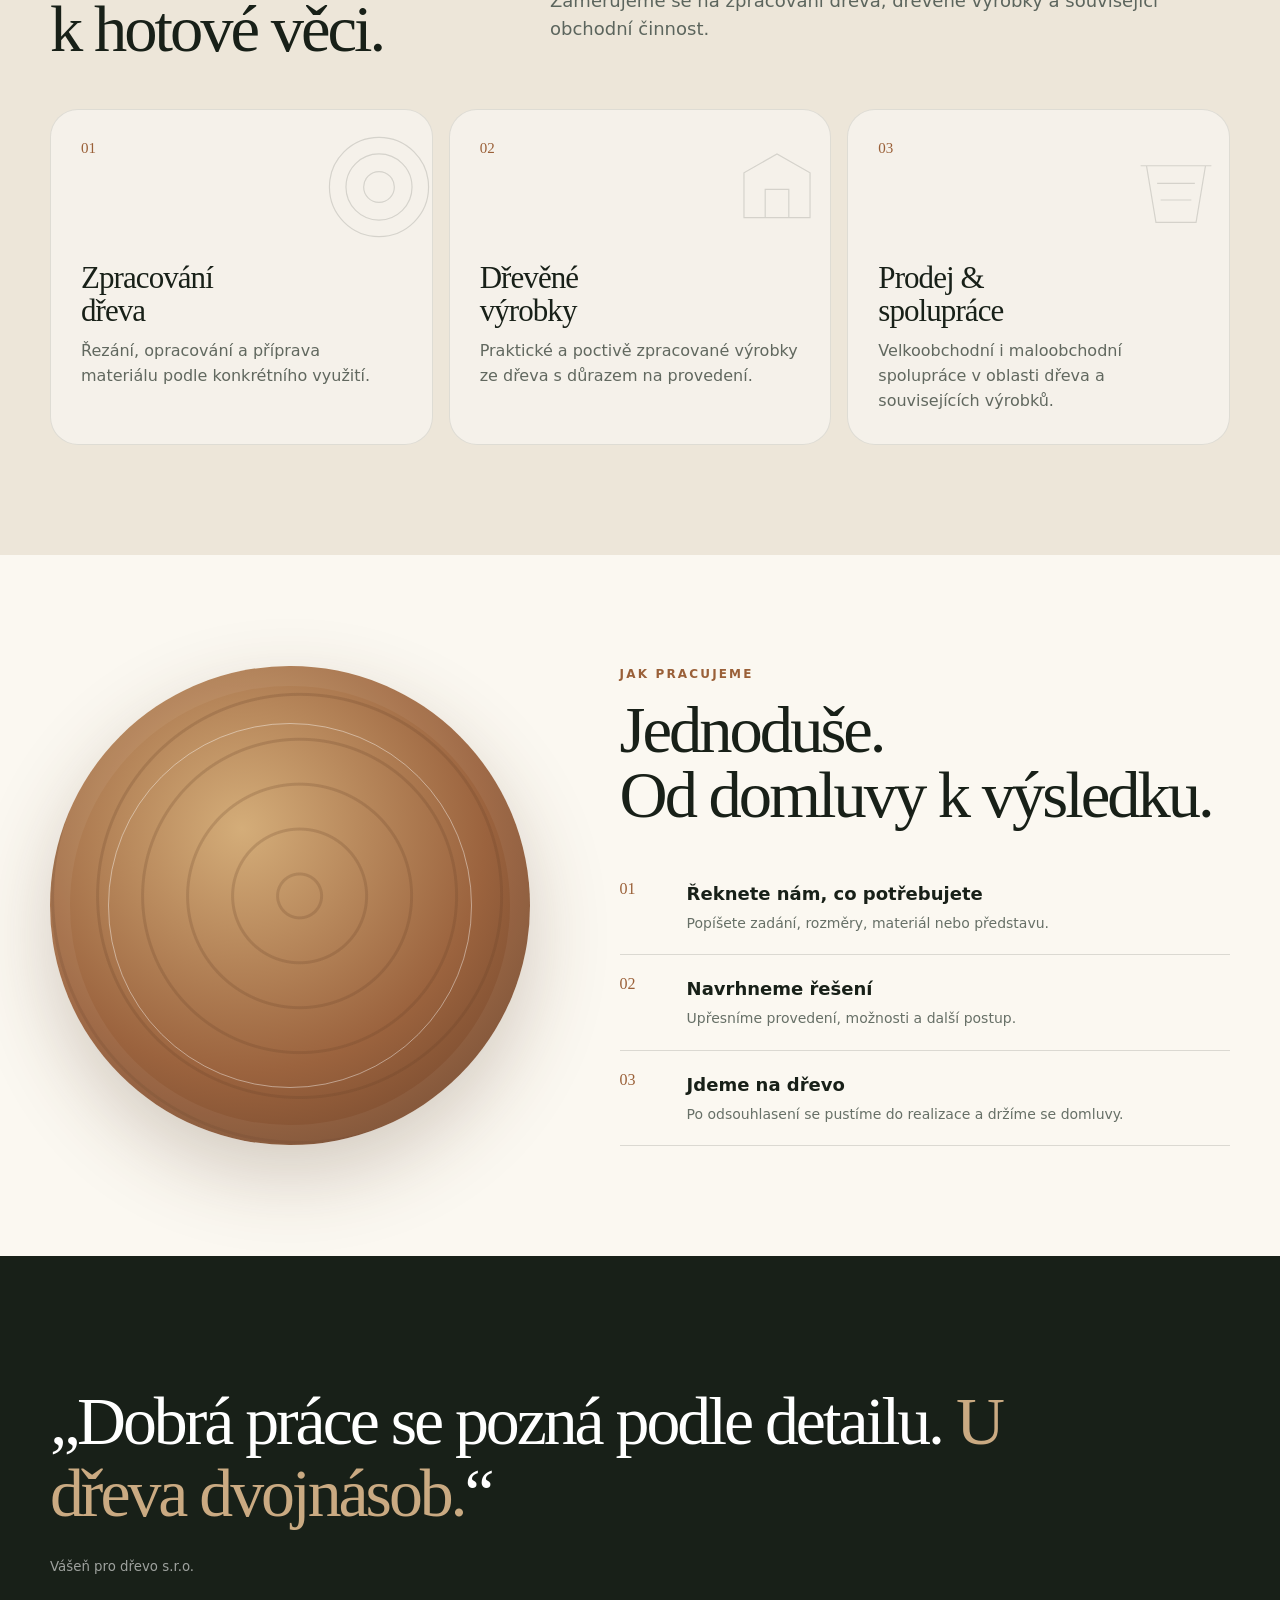
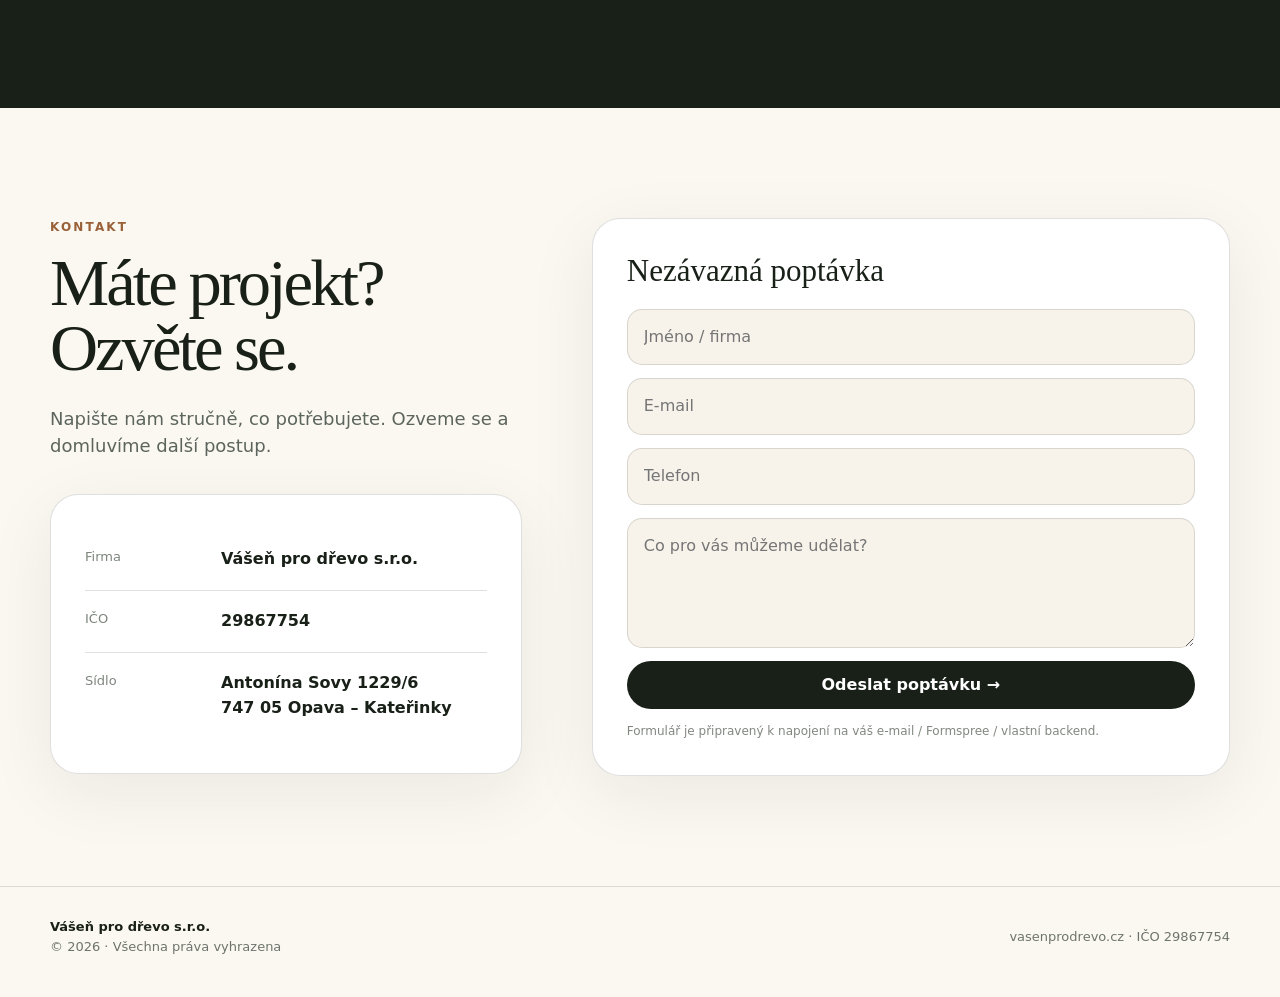
<file: vasenprodrevo_index-2.html>
<!DOCTYPE html>
<html lang="cs">
<head>
  <meta charset="UTF-8" />
  <meta name="viewport" content="width=device-width, initial-scale=1.0" />
  <meta name="theme-color" content="#182018" />
  <meta name="description" content="Vášeň pro dřevo s.r.o. – zpracování dřeva a dřevěné výrobky z Opavy. Poctivé řemeslo, přírodní materiál, osobní přístup." />
  <title>Vášeň pro dřevo | Dřevo, které má charakter</title>

  <style>
    :root{
      --ink:#182018;
      --ink-2:#263128;
      --cream:#f4efe4;
      --paper:#fbf8f1;
      --wood:#9a6038;
      --wood-dark:#673d24;
      --moss:#66765b;
      --line:rgba(24,32,24,.14);
      --shadow:0 24px 70px rgba(24,32,24,.12);
      --radius:28px;
    }

    *{box-sizing:border-box}
    html{scroll-behavior:smooth}
    body{
      margin:0;
      color:var(--ink);
      background:var(--paper);
      font-family:Inter,ui-sans-serif,system-ui,-apple-system,BlinkMacSystemFont,"Segoe UI",sans-serif;
      line-height:1.55;
      overflow-x:hidden;
    }

    a{color:inherit;text-decoration:none}
    button,input,textarea{font:inherit}
    ::selection{background:#cfb28d;color:var(--ink)}

    .grain{
      position:fixed;
      inset:0;
      pointer-events:none;
      z-index:100;
      opacity:.18;
      mix-blend-mode:multiply;
      background-image:
        repeating-radial-gradient(ellipse at 0 0, transparent 0, rgba(85,58,38,.06) 1px, transparent 2px, transparent 9px),
        repeating-linear-gradient(8deg, transparent 0 7px, rgba(85,58,38,.025) 8px 9px);
    }

    .wrap{width:min(1180px,calc(100% - 40px));margin:auto}

    .nav{
      position:fixed;
      top:18px;
      left:50%;
      transform:translateX(-50%);
      width:min(1180px,calc(100% - 28px));
      z-index:50;
      display:flex;
      align-items:center;
      justify-content:space-between;
      gap:18px;
      padding:11px 12px 11px 18px;
      border:1px solid rgba(255,255,255,.25);
      background:rgba(247,242,232,.82);
      backdrop-filter:blur(18px);
      border-radius:999px;
      box-shadow:0 12px 45px rgba(24,32,24,.08);
    }

    .brand{display:flex;align-items:center;gap:11px;font-weight:800;letter-spacing:-.02em}
    .brand svg{width:40px;height:40px}
    .brand small{display:block;font-size:10px;letter-spacing:.18em;text-transform:uppercase;color:#6b746b;font-weight:700}

    .links{display:flex;align-items:center;gap:26px;font-size:14px;font-weight:650}
    .links a{opacity:.72;transition:.2s ease}
    .links a:hover{opacity:1}

    .btn{
      display:inline-flex;
      align-items:center;
      justify-content:center;
      gap:10px;
      min-height:48px;
      padding:0 20px;
      border-radius:999px;
      border:1px solid transparent;
      font-weight:760;
      transition:.22s ease;
      cursor:pointer;
    }
    .btn-dark{background:var(--ink);color:white}
    .btn-dark:hover{transform:translateY(-2px);background:#273028}
    .btn-light{border-color:rgba(255,255,255,.28);background:rgba(255,255,255,.08);color:white}
    .btn-light:hover{background:rgba(255,255,255,.15)}
    .btn-outline{border-color:var(--line);background:transparent}
    .btn-outline:hover{background:white}

    .hero{
      min-height:100svh;
      position:relative;
      display:grid;
      align-items:end;
      color:#fff;
      overflow:hidden;
      background:
        linear-gradient(90deg,rgba(13,18,13,.88) 0%,rgba(13,18,13,.64) 42%,rgba(13,18,13,.24) 72%,rgba(13,18,13,.46) 100%),
        radial-gradient(circle at 82% 28%,rgba(212,166,110,.5),transparent 28%),
        linear-gradient(135deg,#33402e,#161d16 68%,#482c1c);
    }

    .hero:before{
      content:"";
      position:absolute;inset:0;
      opacity:.44;
      background:
        repeating-radial-gradient(ellipse at 92% 52%, transparent 0 12px, rgba(226,193,151,.16) 13px 15px, transparent 16px 34px),
        linear-gradient(110deg,transparent 0 58%,rgba(161,102,61,.16) 59% 60%,transparent 61%);
      transform:scale(1.25);
    }

    .hero-art{
      position:absolute;
      right:-7vw;
      top:8vh;
      width:min(720px,58vw);
      aspect-ratio:1/1;
      opacity:.92;
      filter:drop-shadow(0 28px 45px rgba(0,0,0,.25));
    }

    .hero-inner{
      position:relative;
      z-index:2;
      padding:160px 0 74px;
      display:grid;
      grid-template-columns:minmax(0,1.15fr) .85fr;
      gap:60px;
      align-items:end;
    }

    .eyebrow{
      display:inline-flex;align-items:center;gap:10px;
      text-transform:uppercase;letter-spacing:.18em;font-size:12px;font-weight:800;
      opacity:.78;margin-bottom:22px;
    }
    .eyebrow:before{content:"";width:34px;height:1px;background:currentColor}

    h1{
      margin:0;
      max-width:800px;
      font-family:Georgia,"Times New Roman",serif;
      font-size:clamp(58px,8.2vw,126px);
      line-height:.83;
      letter-spacing:-.065em;
      font-weight:500;
    }
    h1 em{font-weight:400;color:#d7bb95}

    .hero-copy p{
      max-width:620px;
      margin:30px 0 30px;
      color:rgba(255,255,255,.78);
      font-size:clamp(17px,1.6vw,21px);
    }
    .hero-actions{display:flex;flex-wrap:wrap;gap:12px}

    .hero-note{
      justify-self:end;
      width:min(100%,330px);
      padding:24px;
      border-top:1px solid rgba(255,255,255,.32);
      color:rgba(255,255,255,.78);
      font-size:14px;
    }
    .hero-note strong{display:block;color:white;font-size:17px;margin-bottom:6px}

    section{padding:110px 0}
    .section-kicker{
      margin:0 0 14px;
      color:var(--wood);
      text-transform:uppercase;
      letter-spacing:.18em;
      font-size:12px;
      font-weight:850;
    }
    h2{
      margin:0;
      font:500 clamp(42px,5.2vw,74px)/.98 Georgia,"Times New Roman",serif;
      letter-spacing:-.045em;
    }
    .lead{font-size:18px;color:#5c655d;max-width:680px}

    .intro-grid{
      display:grid;
      grid-template-columns:.8fr 1.2fr;
      gap:80px;
      align-items:start;
    }
    .intro-copy p{margin:0 0 20px;font-size:20px;color:#556057}
    .signature{
      margin-top:42px;
      display:flex;
      align-items:center;
      gap:16px;
      font-size:13px;
      text-transform:uppercase;
      letter-spacing:.1em;
      font-weight:800;
    }
    .signature span{width:58px;height:1px;background:var(--wood)}

    .services{background:#ede6d9}
    .service-head{
      display:flex;justify-content:space-between;align-items:end;gap:30px;margin-bottom:48px
    }
    .service-grid{
      display:grid;
      grid-template-columns:repeat(3,1fr);
      gap:16px;
    }
    .service{
      min-height:330px;
      padding:30px;
      border:1px solid rgba(24,32,24,.1);
      border-radius:var(--radius);
      background:rgba(255,255,255,.46);
      position:relative;
      overflow:hidden;
      transition:.28s ease;
    }
    .service:hover{transform:translateY(-7px);background:rgba(255,255,255,.72);box-shadow:var(--shadow)}
    .num{font:500 15px Georgia,serif;color:var(--wood)}
    .service h3{margin:105px 0 12px;font:500 31px/1.05 Georgia,serif;letter-spacing:-.03em}
    .service p{margin:0;color:#61685f}
    .service svg{position:absolute;right:-6px;top:18px;width:118px;height:118px;opacity:.14}

    .process{
      display:grid;
      grid-template-columns:.88fr 1.12fr;
      gap:90px;
      align-items:center;
    }
    .rings{
      border-radius:50%;
      aspect-ratio:1;
      position:relative;
      background:
        repeating-radial-gradient(ellipse at 52% 48%,transparent 0 20px,rgba(99,61,36,.21) 21px 23px,transparent 24px 45px),
        radial-gradient(circle at 40% 34%,#d4ad79,#9b633e 57%,#613a24);
      box-shadow:inset 0 0 0 20px rgba(255,255,255,.05),0 30px 80px rgba(82,50,30,.23);
    }
    .rings:after{
      content:"";
      position:absolute;
      inset:12%;
      border-radius:50%;
      border:1px solid rgba(255,255,255,.42);
    }
    .steps{margin-top:32px}
    .step{
      display:grid;
      grid-template-columns:52px 1fr;
      gap:15px;
      padding:20px 0;
      border-bottom:1px solid var(--line);
    }
    .step b{font:500 16px Georgia,serif;color:var(--wood)}
    .step h3{margin:0 0 5px;font-size:18px}
    .step p{margin:0;color:#677067;font-size:14px}

    .quote{
      background:var(--ink);
      color:white;
      overflow:hidden;
    }
    .quote-box{
      position:relative;
      padding:20px 0;
    }
    .quote-box p{
      margin:0;
      max-width:980px;
      font:400 clamp(38px,5.3vw,74px)/1.05 Georgia,serif;
      letter-spacing:-.045em;
    }
    .quote-box p span{color:#caaa82}
    .quote-box small{display:block;margin-top:28px;color:rgba(255,255,255,.58)}

    .contact-grid{
      display:grid;
      grid-template-columns:.85fr 1.15fr;
      gap:70px;
    }
    .contact-card{
      padding:34px;
      background:#fff;
      border:1px solid var(--line);
      border-radius:var(--radius);
      box-shadow:0 18px 70px rgba(24,32,24,.07);
    }
    .contact-row{
      display:grid;
      grid-template-columns:118px 1fr;
      gap:18px;
      padding:18px 0;
      border-bottom:1px solid var(--line);
    }
    .contact-row:last-child{border:0}
    .contact-row span{color:#7d857d;font-size:13px}
    .contact-row strong{font-weight:760}

    .contact-form{display:grid;gap:13px;margin-top:8px}
    .field{
      width:100%;
      border:1px solid var(--line);
      border-radius:15px;
      background:#f7f3eb;
      padding:15px 16px;
      outline:none;
      transition:.2s;
    }
    .field:focus{border-color:#987054;background:white;box-shadow:0 0 0 4px rgba(154,96,56,.08)}
    textarea.field{min-height:130px;resize:vertical}
    .tiny{font-size:12px;color:#81877f}

    footer{
      padding:30px 0 40px;
      border-top:1px solid var(--line);
      color:#6d746d;
      font-size:13px;
    }
    .footer-inner{display:flex;justify-content:space-between;gap:30px;align-items:center}
    .footer-brand{color:var(--ink);font-weight:800}

    .reveal{opacity:0;transform:translateY(20px);transition:.7s ease}
    .reveal.show{opacity:1;transform:none}

    @media(max-width:900px){
      .links a:not(.nav-cta){display:none}
      .hero-inner,.intro-grid,.process,.contact-grid{grid-template-columns:1fr}
      .hero-note{justify-self:start;width:100%}
      .hero-art{width:76vw;right:-30vw;top:11vh;opacity:.58}
      .intro-grid,.process,.contact-grid{gap:44px}
      .service-grid{grid-template-columns:1fr}
      .service{min-height:240px}
      .service h3{margin-top:62px}
      .rings{width:min(100%,560px);margin:auto}
    }

    @media(max-width:560px){
      .wrap{width:min(100% - 28px,1180px)}
      .nav{top:10px}
      .brand span{font-size:13px}
      .brand small{display:none}
      .links{gap:8px}
      .nav .btn{min-height:42px;padding:0 15px;font-size:13px}
      .hero-inner{padding-top:130px;padding-bottom:46px}
      h1{font-size:clamp(54px,18vw,82px)}
      section{padding:78px 0}
      .service-head{display:block}
      .service-head .lead{margin-top:20px}
      .contact-row{grid-template-columns:1fr;gap:4px}
      .footer-inner{align-items:flex-start;flex-direction:column}
    }
  </style>
</head>

<body>
  <div class="grain"></div>

  <header class="nav">
    <a class="brand" href="#top" aria-label="Vášeň pro dřevo – domů">
      <svg viewBox="0 0 50 50" aria-hidden="true">
        <circle cx="25" cy="25" r="22" fill="#182018"/>
        <path d="M11 28c7-2 8-12 14-13 7-1 8 9 14 12-7 1-8 10-14 11-6 0-8-8-14-10Z" fill="none" stroke="#d2b18a" stroke-width="2"/>
        <path d="M16 27c4-2 5-8 9-8 4 0 6 6 9 8-4 1-5 7-9 7-4 0-5-5-9-7Z" fill="none" stroke="#d2b18a" stroke-width="1.5"/>
        <circle cx="25" cy="27" r="2.5" fill="#d2b18a"/>
      </svg>
      <span>Vášeň pro dřevo<small>s.r.o.</small></span>
    </a>

    <nav class="links">
      <a href="#o-nas">O nás</a>
      <a href="#sluzby">Služby</a>
      <a href="#kontakt">Kontakt</a>
      <a class="btn btn-dark nav-cta" href="#kontakt">Napište nám</a>
    </nav>
  </header>

  <main id="top">
    <section class="hero">
      <svg class="hero-art" viewBox="0 0 600 600" fill="none" aria-hidden="true">
        <circle cx="300" cy="300" r="232" stroke="#c79d6b" stroke-width="3"/>
        <path d="M300 74c52 54 59 96 25 127-42 38-5 66 15 95 21 31 23 75-7 105-33 33-83 47-99 100" stroke="#c79d6b" stroke-width="6" stroke-linecap="round"/>
        <path d="M95 282c68-23 111 2 137 38 23 31 57 28 89 16 42-15 78-4 111 38 19 25 43 38 76 41" stroke="#c79d6b" stroke-width="4"/>
        <path d="M143 175c50 10 77 35 83 72 7 44 33 56 71 45 48-13 91 5 126 55" stroke="#d8b78d" stroke-width="2"/>
        <circle cx="300" cy="300" r="165" stroke="#d5af7f" stroke-width="2" stroke-dasharray="5 13"/>
        <circle cx="300" cy="300" r="105" stroke="#d5af7f" stroke-width="2" opacity=".7"/>
        <circle cx="300" cy="300" r="43" stroke="#d5af7f" stroke-width="2"/>
      </svg>

      <div class="wrap hero-inner">
        <div class="hero-copy">
          <div class="eyebrow">Opava · práce se dřevem</div>
          <h1>Dřevo.<br><em>Poctivě.</em></h1>
          <p>
            Dáváme přírodnímu materiálu tvar, funkci a charakter.
            Poctivé zpracování dřeva a dřevěné výrobky s důrazem na detail.
          </p>
          <div class="hero-actions">
            <a class="btn btn-dark" style="background:#d0ad82;color:#182018" href="#kontakt">Poptat spolupráci →</a>
            <a class="btn btn-light" href="#sluzby">Co děláme</a>
          </div>
        </div>

        <aside class="hero-note">
          <strong>Vášeň pro dřevo s.r.o.</strong>
          Česká firma z Opavy. Řemeslo, materiál a osobní přístup bez zbytečných řečí kolem.
        </aside>
      </div>
    </section>

    <section id="o-nas">
      <div class="wrap intro-grid reveal">
        <div>
          <p class="section-kicker">O nás</p>
          <h2>Materiál, který si zaslouží respekt.</h2>
        </div>

        <div class="intro-copy">
          <p>
            Dřevo není anonymní surovina. Každý kus má jinou kresbu, strukturu i příběh.
            Proto k němu přistupujeme s rozumem a s citem pro detail.
          </p>
          <p>
            Ať už jde o zpracování dřeva, výrobu dřevěných prvků nebo dodávku materiálu,
            cílem je vždy stejný: čisté provedení, férová domluva a výsledek, který dává smysl.
          </p>
          <div class="signature"><span></span> Vášeň pro dřevo · Opava</div>
        </div>
      </div>
    </section>

    <section class="services" id="sluzby">
      <div class="wrap">
        <div class="service-head reveal">
          <div>
            <p class="section-kicker">Co děláme</p>
            <h2>Od materiálu<br>k hotové věci.</h2>
          </div>
          <p class="lead">Zaměřujeme se na zpracování dřeva, dřevěné výrobky a související obchodní činnost.</p>
        </div>

        <div class="service-grid">
          <article class="service reveal">
            <div class="num">01</div>
            <svg viewBox="0 0 100 100"><circle cx="50" cy="50" r="42" fill="none" stroke="currentColor"/><circle cx="50" cy="50" r="28" fill="none" stroke="currentColor"/><circle cx="50" cy="50" r="13" fill="none" stroke="currentColor"/></svg>
            <h3>Zpracování<br>dřeva</h3>
            <p>Řezání, opracování a příprava materiálu podle konkrétního využití.</p>
          </article>

          <article class="service reveal">
            <div class="num">02</div>
            <svg viewBox="0 0 100 100"><path d="M22 76V38l28-16 28 16v38H22Z" fill="none" stroke="currentColor"/><path d="M40 76V52h20v24" fill="none" stroke="currentColor"/></svg>
            <h3>Dřevěné<br>výrobky</h3>
            <p>Praktické a poctivě zpracované výrobky ze dřeva s důrazem na provedení.</p>
          </article>

          <article class="service reveal">
            <div class="num">03</div>
            <svg viewBox="0 0 100 100"><path d="M20 32h60M25 32l8 48h34l8-48M34 47h32M37 61h26" fill="none" stroke="currentColor"/></svg>
            <h3>Prodej &amp;<br>spolupráce</h3>
            <p>Velkoobchodní i maloobchodní spolupráce v oblasti dřeva a souvisejících výrobků.</p>
          </article>
        </div>
      </div>
    </section>

    <section>
      <div class="wrap process reveal">
        <div class="rings" aria-label="Stylizovaný řez dřevem"></div>
        <div>
          <p class="section-kicker">Jak pracujeme</p>
          <h2>Jednoduše.<br>Od domluvy k výsledku.</h2>
          <div class="steps">
            <div class="step">
              <b>01</b><div><h3>Řeknete nám, co potřebujete</h3><p>Popíšete zadání, rozměry, materiál nebo představu.</p></div>
            </div>
            <div class="step">
              <b>02</b><div><h3>Navrhneme řešení</h3><p>Upřesníme provedení, možnosti a další postup.</p></div>
            </div>
            <div class="step">
              <b>03</b><div><h3>Jdeme na dřevo</h3><p>Po odsouhlasení se pustíme do realizace a držíme se domluvy.</p></div>
            </div>
          </div>
        </div>
      </div>
    </section>

    <section class="quote">
      <div class="wrap quote-box reveal">
        <p>„Dobrá práce se pozná podle detailu. <span>U dřeva dvojnásob.</span>“</p>
        <small>Vášeň pro dřevo s.r.o.</small>
      </div>
    </section>

    <section id="kontakt">
      <div class="wrap contact-grid reveal">
        <div>
          <p class="section-kicker">Kontakt</p>
          <h2>Máte projekt?<br>Ozvěte se.</h2>
          <p class="lead" style="margin-top:24px">
            Napište nám stručně, co potřebujete. Ozveme se a domluvíme další postup.
          </p>

          <div class="contact-card" style="margin-top:34px">
            <div class="contact-row">
              <span>Firma</span>
              <strong>Vášeň pro dřevo s.r.o.</strong>
            </div>
            <div class="contact-row">
              <span>IČO</span>
              <strong>29867754</strong>
            </div>
            <div class="contact-row">
              <span>Sídlo</span>
              <strong>Antonína Sovy 1229/6<br>747 05 Opava – Kateřinky</strong>
            </div>
          </div>
        </div>

        <div class="contact-card">
          <h3 style="font:500 31px Georgia,serif;margin:0 0 20px">Nezávazná poptávka</h3>
          <form class="contact-form" id="contactForm">
            <input class="field" type="text" name="name" placeholder="Jméno / firma" required>
            <input class="field" type="email" name="email" placeholder="E-mail" required>
            <input class="field" type="tel" name="phone" placeholder="Telefon">
            <textarea class="field" name="message" placeholder="Co pro vás můžeme udělat?" required></textarea>
            <button class="btn btn-dark" type="submit">Odeslat poptávku →</button>
            <div class="tiny" id="formNote">
              Formulář je připravený k napojení na váš e-mail / Formspree / vlastní backend.
            </div>
          </form>
        </div>
      </div>
    </section>
  </main>

  <footer>
    <div class="wrap footer-inner">
      <div>
        <div class="footer-brand">Vášeň pro dřevo s.r.o.</div>
        <div>© <span id="year"></span> · Všechna práva vyhrazena</div>
      </div>
      <div>vasenprodrevo.cz · IČO 29867754</div>
    </div>
  </footer>

  <script>
    document.getElementById('year').textContent = new Date().getFullYear();

    const io = new IntersectionObserver((entries) => {
      entries.forEach((entry) => {
        if(entry.isIntersecting){
          entry.target.classList.add('show');
          io.unobserve(entry.target);
        }
      });
    }, { threshold: .12 });
    document.querySelectorAll('.reveal').forEach(el => io.observe(el));

    document.getElementById('contactForm').addEventListener('submit', function(e){
      e.preventDefault();
      const note = document.getElementById('formNote');
      note.textContent = 'Formulář zatím není napojený na e-mail. Doplňte cílovou adresu nebo formulářovou službu.';
      note.style.fontWeight = '700';
    });
  </script>
</body>
</html>
</file>
<file: style.css>
:root{
      --ink:#182018;
      --ink-2:#263128;
      --cream:#f4efe4;
      --paper:#fbf8f1;
      --wood:#9a6038;
      --wood-dark:#673d24;
      --moss:#66765b;
      --line:rgba(24,32,24,.14);
      --shadow:0 24px 70px rgba(24,32,24,.12);
      --radius:28px;
    }

    *{box-sizing:border-box}
    html{scroll-behavior:smooth}
    body{
      margin:0;
      color:var(--ink);
      background:var(--paper);
      font-family:Inter,ui-sans-serif,system-ui,-apple-system,BlinkMacSystemFont,"Segoe UI",sans-serif;
      line-height:1.55;
      overflow-x:hidden;
    }

    a{color:inherit;text-decoration:none}
    button,input,textarea{font:inherit}
    ::selection{background:#cfb28d;color:var(--ink)}

    .grain{
      position:fixed;
      inset:0;
      pointer-events:none;
      z-index:100;
      opacity:.18;
      mix-blend-mode:multiply;
      background-image:
        repeating-radial-gradient(ellipse at 0 0, transparent 0, rgba(85,58,38,.06) 1px, transparent 2px, transparent 9px),
        repeating-linear-gradient(8deg, transparent 0 7px, rgba(85,58,38,.025) 8px 9px);
    }

    .wrap{width:min(1180px,calc(100% - 40px));margin:auto}

    .nav{
      position:fixed;
      top:18px;
      left:50%;
      transform:translateX(-50%);
      width:min(1180px,calc(100% - 28px));
      z-index:50;
      display:flex;
      align-items:center;
      justify-content:space-between;
      gap:18px;
      padding:11px 12px 11px 18px;
      border:1px solid rgba(255,255,255,.25);
      background:rgba(247,242,232,.82);
      backdrop-filter:blur(18px);
      border-radius:999px;
      box-shadow:0 12px 45px rgba(24,32,24,.08);
    }

    .brand{display:flex;align-items:center;gap:11px;font-weight:800;letter-spacing:-.02em}
    .brand svg{width:40px;height:40px}
    .brand small{display:block;font-size:10px;letter-spacing:.18em;text-transform:uppercase;color:#6b746b;font-weight:700}

    .links{display:flex;align-items:center;gap:26px;font-size:14px;font-weight:650}
    .links a{opacity:.72;transition:.2s ease}
    .links a:hover{opacity:1}

    .btn{
      display:inline-flex;
      align-items:center;
      justify-content:center;
      gap:10px;
      min-height:48px;
      padding:0 20px;
      border-radius:999px;
      border:1px solid transparent;
      font-weight:760;
      transition:.22s ease;
      cursor:pointer;
    }
    .btn-dark{background:var(--ink);color:white}
    .btn-dark:hover{transform:translateY(-2px);background:#273028}
    .btn-light{border-color:rgba(255,255,255,.28);background:rgba(255,255,255,.08);color:white}
    .btn-light:hover{background:rgba(255,255,255,.15)}
    .btn-outline{border-color:var(--line);background:transparent}
    .btn-outline:hover{background:white}

    .hero{
      min-height:100svh;
      position:relative;
      display:grid;
      align-items:end;
      color:#fff;
      overflow:hidden;
      background:
        linear-gradient(90deg,rgba(13,18,13,.88) 0%,rgba(13,18,13,.64) 42%,rgba(13,18,13,.24) 72%,rgba(13,18,13,.46) 100%),
        radial-gradient(circle at 82% 28%,rgba(212,166,110,.5),transparent 28%),
        linear-gradient(135deg,#33402e,#161d16 68%,#482c1c);
    }

    .hero:before{
      content:"";
      position:absolute;inset:0;
      opacity:.44;
      background:
        repeating-radial-gradient(ellipse at 92% 52%, transparent 0 12px, rgba(226,193,151,.16) 13px 15px, transparent 16px 34px),
        linear-gradient(110deg,transparent 0 58%,rgba(161,102,61,.16) 59% 60%,transparent 61%);
      transform:scale(1.25);
    }

    .hero-art{
      position:absolute;
      right:-7vw;
      top:8vh;
      width:min(720px,58vw);
      aspect-ratio:1/1;
      opacity:.92;
      filter:drop-shadow(0 28px 45px rgba(0,0,0,.25));
    }

    .hero-inner{
      position:relative;
      z-index:2;
      padding:160px 0 74px;
      display:grid;
      grid-template-columns:minmax(0,1.15fr) .85fr;
      gap:60px;
      align-items:end;
    }

    .eyebrow{
      display:inline-flex;align-items:center;gap:10px;
      text-transform:uppercase;letter-spacing:.18em;font-size:12px;font-weight:800;
      opacity:.78;margin-bottom:22px;
    }
    .eyebrow:before{content:"";width:34px;height:1px;background:currentColor}

    h1{
      margin:0;
      max-width:800px;
      font-family:Georgia,"Times New Roman",serif;
      font-size:clamp(58px,8.2vw,126px);
      line-height:.83;
      letter-spacing:-.065em;
      font-weight:500;
    }
    h1 em{font-weight:400;color:#d7bb95}

    .hero-copy p{
      max-width:620px;
      margin:30px 0 30px;
      color:rgba(255,255,255,.78);
      font-size:clamp(17px,1.6vw,21px);
    }
    .hero-actions{display:flex;flex-wrap:wrap;gap:12px}

    .hero-note{
      justify-self:end;
      width:min(100%,330px);
      padding:24px;
      border-top:1px solid rgba(255,255,255,.32);
      color:rgba(255,255,255,.78);
      font-size:14px;
    }
    .hero-note strong{display:block;color:white;font-size:17px;margin-bottom:6px}

    section{padding:110px 0}
    .section-kicker{
      margin:0 0 14px;
      color:var(--wood);
      text-transform:uppercase;
      letter-spacing:.18em;
      font-size:12px;
      font-weight:850;
    }
    h2{
      margin:0;
      font:500 clamp(42px,5.2vw,74px)/.98 Georgia,"Times New Roman",serif;
      letter-spacing:-.045em;
    }
    .lead{font-size:18px;color:#5c655d;max-width:680px}

    .intro-grid{
      display:grid;
      grid-template-columns:.8fr 1.2fr;
      gap:80px;
      align-items:start;
    }
    .intro-copy p{margin:0 0 20px;font-size:20px;color:#556057}
    .signature{
      margin-top:42px;
      display:flex;
      align-items:center;
      gap:16px;
      font-size:13px;
      text-transform:uppercase;
      letter-spacing:.1em;
      font-weight:800;
    }
    .signature span{width:58px;height:1px;background:var(--wood)}

    .services{background:#ede6d9}
    .service-head{
      display:flex;justify-content:space-between;align-items:end;gap:30px;margin-bottom:48px
    }
    .service-grid{
      display:grid;
      grid-template-columns:repeat(3,1fr);
      gap:16px;
    }
    .service{
      min-height:330px;
      padding:30px;
      border:1px solid rgba(24,32,24,.1);
      border-radius:var(--radius);
      background:rgba(255,255,255,.46);
      position:relative;
      overflow:hidden;
      transition:.28s ease;
    }
    .service:hover{transform:translateY(-7px);background:rgba(255,255,255,.72);box-shadow:var(--shadow)}
    .num{font:500 15px Georgia,serif;color:var(--wood)}
    .service h3{margin:105px 0 12px;font:500 31px/1.05 Georgia,serif;letter-spacing:-.03em}
    .service p{margin:0;color:#61685f}
    .service svg{position:absolute;right:-6px;top:18px;width:118px;height:118px;opacity:.14}

    .process{
      display:grid;
      grid-template-columns:.88fr 1.12fr;
      gap:90px;
      align-items:center;
    }
    .rings{
      border-radius:50%;
      aspect-ratio:1;
      position:relative;
      background:
        repeating-radial-gradient(ellipse at 52% 48%,transparent 0 20px,rgba(99,61,36,.21) 21px 23px,transparent 24px 45px),
        radial-gradient(circle at 40% 34%,#d4ad79,#9b633e 57%,#613a24);
      box-shadow:inset 0 0 0 20px rgba(255,255,255,.05),0 30px 80px rgba(82,50,30,.23);
    }
    .rings:after{
      content:"";
      position:absolute;
      inset:12%;
      border-radius:50%;
      border:1px solid rgba(255,255,255,.42);
    }
    .steps{margin-top:32px}
    .step{
      display:grid;
      grid-template-columns:52px 1fr;
      gap:15px;
      padding:20px 0;
      border-bottom:1px solid var(--line);
    }
    .step b{font:500 16px Georgia,serif;color:var(--wood)}
    .step h3{margin:0 0 5px;font-size:18px}
    .step p{margin:0;color:#677067;font-size:14px}

    .quote{
      background:var(--ink);
      color:white;
      overflow:hidden;
    }
    .quote-box{
      position:relative;
      padding:20px 0;
    }
    .quote-box p{
      margin:0;
      max-width:980px;
      font:400 clamp(38px,5.3vw,74px)/1.05 Georgia,serif;
      letter-spacing:-.045em;
    }
    .quote-box p span{color:#caaa82}
    .quote-box small{display:block;margin-top:28px;color:rgba(255,255,255,.58)}

    .contact-grid{
      display:grid;
      grid-template-columns:.85fr 1.15fr;
      gap:70px;
    }
    .contact-card{
      padding:34px;
      background:#fff;
      border:1px solid var(--line);
      border-radius:var(--radius);
      box-shadow:0 18px 70px rgba(24,32,24,.07);
    }
    .contact-row{
      display:grid;
      grid-template-columns:118px 1fr;
      gap:18px;
      padding:18px 0;
      border-bottom:1px solid var(--line);
    }
    .contact-row:last-child{border:0}
    .contact-row span{color:#7d857d;font-size:13px}
    .contact-row strong{font-weight:760}

    .contact-form{display:grid;gap:13px;margin-top:8px}
    .field{
      width:100%;
      border:1px solid var(--line);
      border-radius:15px;
      background:#f7f3eb;
      padding:15px 16px;
      outline:none;
      transition:.2s;
    }
    .field:focus{border-color:#987054;background:white;box-shadow:0 0 0 4px rgba(154,96,56,.08)}
    textarea.field{min-height:130px;resize:vertical}
    .tiny{font-size:12px;color:#81877f}

    footer{
      padding:30px 0 40px;
      border-top:1px solid var(--line);
      color:#6d746d;
      font-size:13px;
    }
    .footer-inner{display:flex;justify-content:space-between;gap:30px;align-items:center}
    .footer-brand{color:var(--ink);font-weight:800}

    .reveal{opacity:0;transform:translateY(20px);transition:.7s ease}
    .reveal.show{opacity:1;transform:none}

    @media(max-width:900px){
      .links a:not(.nav-cta){display:none}
      .hero-inner,.intro-grid,.process,.contact-grid{grid-template-columns:1fr}
      .hero-note{justify-self:start;width:100%}
      .hero-art{width:76vw;right:-30vw;top:11vh;opacity:.58}
      .intro-grid,.process,.contact-grid{gap:44px}
      .service-grid{grid-template-columns:1fr}
      .service{min-height:240px}
      .service h3{margin-top:62px}
      .rings{width:min(100%,560px);margin:auto}
    }

    @media(max-width:560px){
      .wrap{width:min(100% - 28px,1180px)}
      .nav{top:10px}
      .brand span{font-size:13px}
      .brand small{display:none}
      .links{gap:8px}
      .nav .btn{min-height:42px;padding:0 15px;font-size:13px}
      .hero-inner{padding-top:130px;padding-bottom:46px}
      h1{font-size:clamp(54px,18vw,82px)}
      section{padding:78px 0}
      .service-head{display:block}
      .service-head .lead{margin-top:20px}
      .contact-row{grid-template-columns:1fr;gap:4px}
      .footer-inner{align-items:flex-start;flex-direction:column}
    }
  
[hidden]{display:none!important} :focus-visible{outline:3px solid #9a6038;outline-offset:5px}
.skip{position:fixed;top:-100px;left:20px;z-index:200;background:white;padding:12px}.skip:focus{top:10px}
section[id]{scroll-margin-top:110px}.nav{flex-wrap:wrap}.links{gap:18px}.links a{opacity:1}
.reveal{opacity:1;transform:none}.contact-actions{display:flex;gap:10px;flex-wrap:wrap;margin:22px 0}
.contact-actions a{border:1px solid var(--line);background:white;display:inline-flex;gap:10px;align-items:center;padding:13px 18px;border-radius:18px;font-weight:700}
.contact-actions a:hover{background:var(--cream)}.contact-actions svg{width:21px;height:21px;fill:none;stroke:currentColor;stroke-width:1.7}
.pending{min-height:1.5em;display:block}.legal-link{text-decoration:underline;text-underline-offset:4px}
.footer-links{display:flex;flex-wrap:wrap;gap:12px 22px;margin-top:18px}.footer-inner{align-items:flex-start}
.gallery-grid{display:grid;grid-template-columns:repeat(3,minmax(0,1fr));gap:22px;margin-top:32px}.gallery-card{margin:0}.gallery-card button{border:0;padding:0;background:none;cursor:zoom-in;width:100%}.gallery-card img{width:100%;height:300px;object-fit:cover;border-radius:22px;display:block}.gallery-card figcaption{margin-top:10px;color:#556057}.gallery-empty{border:1px solid var(--line);border-radius:28px;padding:42px;background:var(--cream);margin-top:28px}.gallery-empty p{margin:0;max-width:560px}.page-head{padding-top:160px}.page-head h1{font-size:clamp(46px,7vw,90px);line-height:1}.legal{max-width:800px;padding-top:150px;padding-bottom:90px}.legal h1{font-size:clamp(42px,6vw,70px);line-height:1}.legal h2{font-family:inherit;font-size:23px;letter-spacing:0;line-height:1.3;margin:34px 0 12px}.legal a{text-decoration:underline}.legal dt{font-weight:750;margin-top:18px}.legal dd{margin:3px 0 0}.legal p{color:#4d584e}.lightbox{max-width:min(96vw,1200px);max-height:96vh;border:0;border-radius:18px;background:var(--ink);color:white;padding:18px}.lightbox::backdrop{background:rgba(0,0,0,.85)}.lightbox img{display:block;max-width:100%;max-height:72vh;margin:auto;object-fit:contain}.lightbox-controls{display:flex;justify-content:space-between;gap:12px;margin-bottom:14px}.lightbox button{background:var(--cream);color:var(--ink);border:0;border-radius:30px;min-height:44px;padding:8px 18px;cursor:pointer}.lightbox p{margin:12px 0 0}.filter-bar{display:flex;flex-wrap:wrap;gap:10px;margin-top:28px}.filter-bar button{border:1px solid var(--line);background:transparent;padding:10px 18px;border-radius:30px;cursor:pointer}.filter-bar button[aria-pressed=true]{background:var(--ink);color:white}.hero-photo{position:absolute;inset:0;width:100%;height:100%;object-fit:cover;opacity:.4}.preview-title{font-size:clamp(38px,5vw,64px)}
@media(max-width:900px){.links a:not(.nav-cta){display:inline-flex}.links{gap:13px}.gallery-grid{grid-template-columns:repeat(2,minmax(0,1fr))}}
@media(max-width:560px){.nav{border-radius:24px;padding:12px 16px;gap:10px}.links{width:100%;justify-content:space-between;font-size:13px}.nav .nav-cta{display:none}.gallery-grid{grid-template-columns:1fr}.gallery-empty{padding:26px}.page-head{padding-top:170px}.legal{padding-top:170px}.contact-card{padding:24px}.hero-inner{padding-top:180px}}
@media(prefers-reduced-motion:reduce){html{scroll-behavior:auto}*,*::before,*::after{transition:none!important;animation:none!important}}



/* ---- 2026-11 úpravy: logo, stroje, naše práce, formulář ---- */
.brand img{width:44px;height:44px;border-radius:50%;display:block}
.btn-wood{background:#d0ad82;color:#182018}.btn-wood:hover{background:#dcbb93}
.hero-note img{display:block;width:120px;height:120px;border-radius:50%;margin-bottom:18px;box-shadow:0 14px 40px rgba(0,0,0,.35)}
.service-grid-4{grid-template-columns:repeat(4,1fr)}
.service-grid-4 .service h3{font-size:27px}
.machine-grid{display:grid;grid-template-columns:repeat(2,minmax(0,1fr));gap:22px}
.machine{background:#fff;border:1px solid var(--line);border-radius:var(--radius);overflow:hidden;display:flex;flex-direction:column;box-shadow:0 18px 60px rgba(24,32,24,.06)}
.machine-photo{background:#fff;aspect-ratio:4/3;display:grid;place-items:center;padding:18px;border-bottom:1px solid var(--line)}
.machine-photo img{width:100%;height:100%;object-fit:contain;display:block}
.machine-body{padding:28px 30px 32px}
.machine-type{margin:0 0 6px;color:var(--wood);font-size:12px;font-weight:850;letter-spacing:.16em;text-transform:uppercase}
.machine h3{margin:0 0 12px;font:500 32px/1.05 Georgia,serif;letter-spacing:-.03em}
.machine p{color:#5c655d;margin:0 0 16px}
.machine ul{margin:0;padding:0;list-style:none;display:grid;gap:8px}
.machine li{display:flex;gap:10px;align-items:baseline;font-weight:650}
.machine li:before{content:"";width:14px;height:1px;background:var(--wood);flex-shrink:0;transform:translateY(-4px)}
.work-grid{display:grid;grid-template-columns:repeat(3,minmax(0,1fr));gap:18px}
.work-card{margin:0;border-radius:22px;overflow:hidden}
.work-card button{border:0;padding:0;background:none;cursor:zoom-in;width:100%;display:block}
.work-card img{width:100%;aspect-ratio:4/3;object-fit:cover;display:block;border-radius:22px;transition:transform .4s ease}
.work-card button:hover img{transform:scale(1.03)}
.work-card figcaption{margin-top:10px;color:#556057;font-size:15px}
.work-empty{aspect-ratio:4/3;display:grid;place-items:center;border:1px dashed rgba(154,96,56,.45);background:repeating-radial-gradient(ellipse at 50% 120%,transparent 0 18px,rgba(154,96,56,.07) 19px 20px,transparent 21px 38px),var(--cream)}
.work-empty span{font:500 19px Georgia,serif;color:#8a6a4f}
.text-link{text-decoration:underline;text-underline-offset:4px;color:var(--wood-dark)}
.contact-row a{text-decoration:underline;text-underline-offset:3px;text-decoration-color:rgba(24,32,24,.25)}
.form-card h3{font:500 31px Georgia,serif;margin:0 0 20px}
.field-row{display:grid;grid-template-columns:1fr 1fr;gap:13px}
select.field{appearance:none;background-image:linear-gradient(45deg,transparent 50%,#6b746b 50%),linear-gradient(135deg,#6b746b 50%,transparent 50%);background-position:calc(100% - 22px) 52%,calc(100% - 16px) 52%;background-size:6px 6px;background-repeat:no-repeat;padding-right:40px;cursor:pointer}
.contact-form .btn[disabled]{opacity:.55;cursor:not-allowed;transform:none}
.form-status{margin:0;min-height:1.4em;font-weight:650;color:#3c5a3f}
.form-status.is-error{color:#9a3b25}
.sr{position:absolute;width:1px;height:1px;overflow:hidden;clip:rect(0 0 0 0);white-space:nowrap}
.hp{position:absolute;left:-9999px;width:1px;height:1px;overflow:hidden}
.footer-contact a:hover,.footer-links a:hover{color:var(--ink)}
@media(max-width:1060px){.service-grid-4{grid-template-columns:repeat(2,1fr)}}
@media(max-width:900px){.machine-grid{grid-template-columns:1fr}.work-grid{grid-template-columns:repeat(2,minmax(0,1fr))}.links a:not(.nav-cta){display:inline-flex}}
@media(max-width:560px){.service-grid-4,.work-grid{grid-template-columns:1fr}.field-row{grid-template-columns:1fr}.machine-body{padding:22px}.brand img{width:36px;height:36px}.hero-note img{width:90px;height:90px}.links{font-size:13px}}
#poptavka,#obsah{scroll-margin-top:130px}
@media(max-width:560px){section[id]{scroll-margin-top:140px}#poptavka{scroll-margin-top:150px}}
.service-photo{display:block;margin:16px 0 0;border-radius:18px;overflow:hidden;aspect-ratio:3/2}
.service-photo img{width:100%;height:100%;object-fit:cover;display:block;transition:transform .5s ease}
.service:hover .service-photo img{transform:scale(1.04)}
.service-photo+h3{margin-top:22px}
</file>
